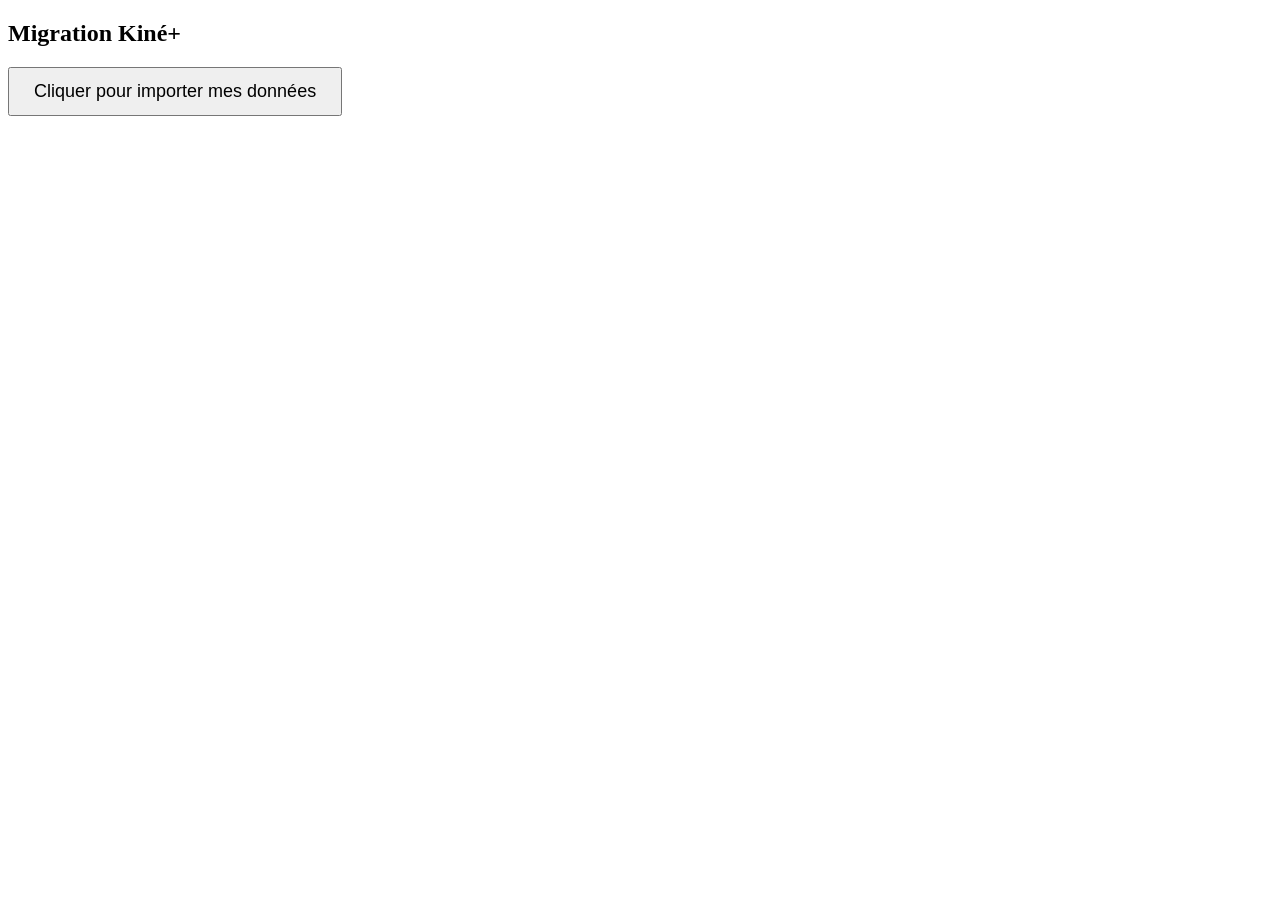
<file: bridge.html>
<!DOCTYPE html>
<html><head><meta charset="UTF-8"><title>Bridge migration</title></head>
<body>
<h2>Migration Kiné+</h2>
<button onclick="startMigration()" style="font-size:18px;padding:12px 24px;cursor:pointer">Cliquer pour importer mes données</button>
<p id="status"></p>
<script>
window.addEventListener('message',function(e){
  try{
    var data=JSON.parse(e.data);
    var count=0;
    Object.entries(data).forEach(function(entry){if(entry[1]){localStorage.setItem(entry[0],entry[1]);count++;}});
    document.getElementById('status').innerHTML='✅ '+count+' clés importées ! <a href="http://localhost:8080/files/">Aller sur Kiné+</a>';
  }catch(err){document.getElementById('status').textContent='Erreur: '+err.message;}
});
function startMigration(){
  document.getElementById('status').textContent='Ouverture de la fenêtre file://...';
  window.open('file:///Users/ayaat/Downloads/!Kine/files/migrate-sender.html','_blank','width=400,height=200');
}
</script>
</body></html>
</file>
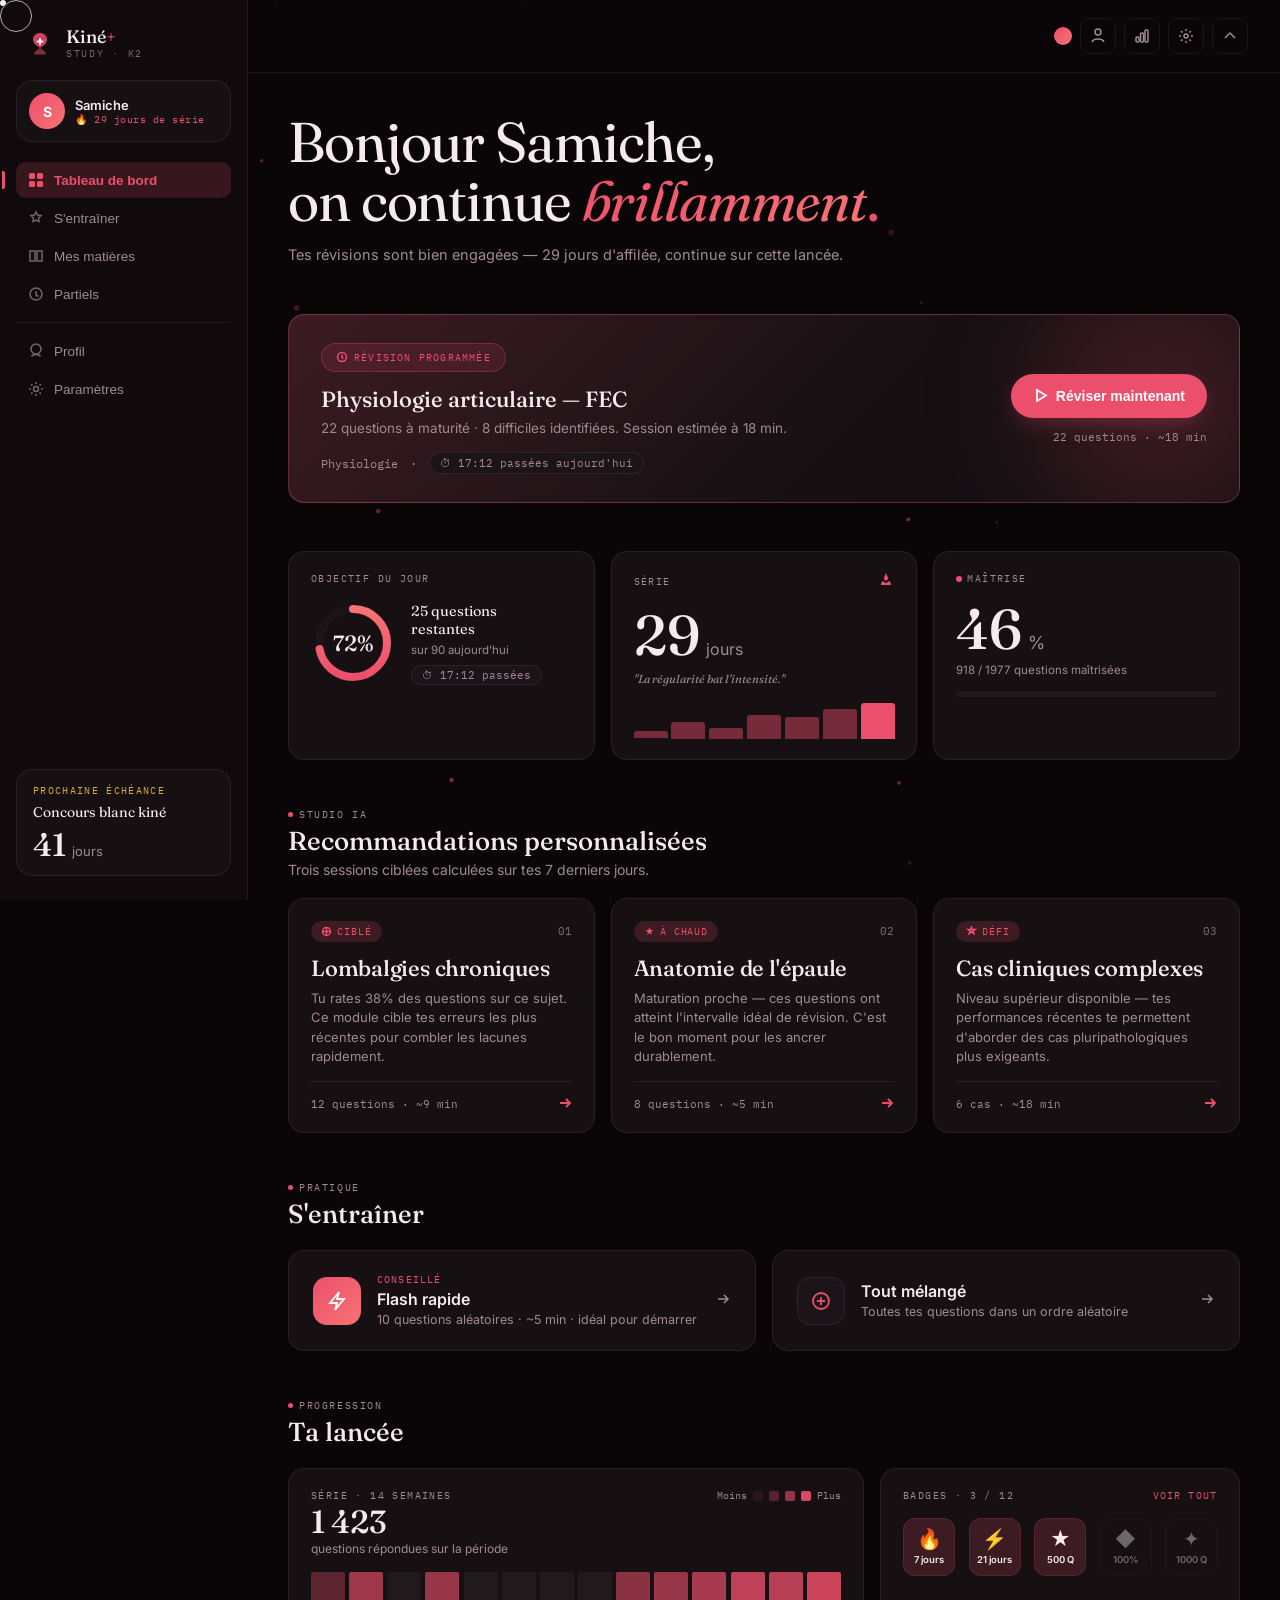
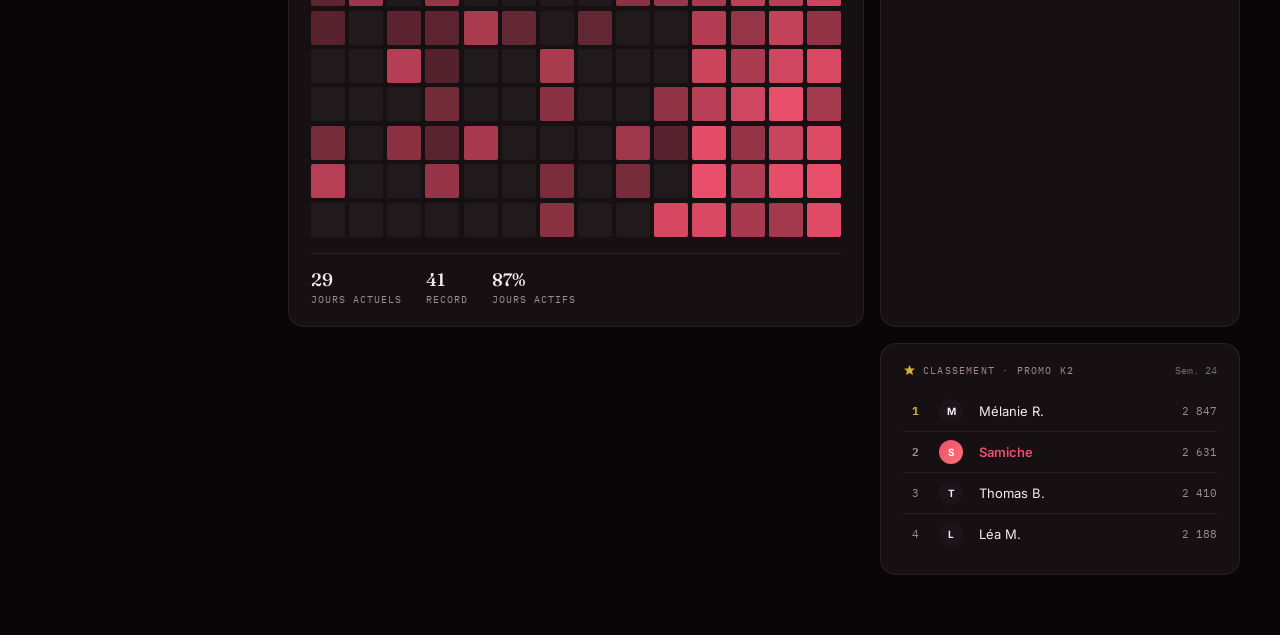
<file: dashboard.html>
<!DOCTYPE html>
<html lang="fr">
<head>
<meta charset="UTF-8">
<meta name="viewport" content="width=device-width, initial-scale=1">
<title>Kiné+ Dashboard</title>
<link rel="stylesheet" href="dashboard.css">

<!-- Apply saved theme before paint (no flash) -->
<script>
(function(){
  const saved = localStorage.getItem('kineplus.theme') || 'rose-noir';
  const THEME_VARS = {
    'rose-noir':   {'--bg':'#0a0608','--bg-elev':'#100a0d','--surface':'#161013','--surface-2':'#1c1418','--border':'rgba(255,255,255,0.07)','--border-strong':'rgba(255,255,255,0.14)','--text':'#f5ebef','--text-muted':'#a08a92','--text-soft':'rgba(255,255,255,0.4)','--accent':'#ec4f6c','--accent-2':'#f97373','--accent-soft':'rgba(236,79,108,0.18)','--accent-glow':'rgba(236,79,108,0.4)','--gold':'#d4af37','--display':"'Fraunces', serif",'--bg-pattern':'none'},
    'emeraude':    {'--bg':'#06100e','--bg-elev':'#0a1816','--surface':'#0e1c19','--surface-2':'#13241f','--border':'rgba(255,255,255,0.07)','--border-strong':'rgba(255,255,255,0.14)','--text':'#eaf4f0','--text-muted':'#8aa39b','--text-soft':'rgba(255,255,255,0.4)','--accent':'#2dd4bf','--accent-2':'#5eead4','--accent-soft':'rgba(45,212,191,0.15)','--accent-glow':'rgba(45,212,191,0.35)','--gold':'#d4af37','--display':"'Fraunces', serif",'--bg-pattern':'none'},
    'brume':       {'--bg':'#f4f6f5','--bg-elev':'#fafbfa','--surface':'#ffffff','--surface-2':'#eef2f1','--border':'rgba(15,30,28,0.08)','--border-strong':'rgba(15,30,28,0.18)','--text':'#0e1f1c','--text-muted':'#5b6e6a','--text-soft':'rgba(14,31,28,0.4)','--accent':'#0f766e','--accent-2':'#14b8a6','--accent-soft':'rgba(15,118,110,0.12)','--accent-glow':'rgba(15,118,110,0.25)','--gold':'#92400e','--display':"'Fraunces', serif",'--bg-pattern':'none'},
    'bordeaux':    {'--bg':'#f9f4ef','--bg-elev':'#fcf8f3','--surface':'#ffffff','--surface-2':'#f3ebe2','--border':'rgba(40,20,15,0.08)','--border-strong':'rgba(40,20,15,0.18)','--text':'#2a1812','--text-muted':'#7a6258','--text-soft':'rgba(42,24,18,0.4)','--accent':'#9f1239','--accent-2':'#be123c','--accent-soft':'rgba(159,18,57,0.10)','--accent-glow':'rgba(159,18,57,0.25)','--gold':'#92400e','--display':"'Fraunces', serif",'--bg-pattern':'none'},
    'aurora':      {'--bg':'#060818','--bg-elev':'#0a0e26','--surface':'rgba(20,24,52,0.5)','--surface-2':'rgba(30,34,68,0.5)','--border':'rgba(255,255,255,0.08)','--border-strong':'rgba(192,132,252,0.3)','--text':'#eef0ff','--text-muted':'#9aa0c8','--text-soft':'rgba(238,240,255,0.4)','--accent':'#c084fc','--accent-2':'#22d3ee','--accent-soft':'rgba(192,132,252,0.18)','--accent-glow':'rgba(192,132,252,0.45)','--gold':'#f0d56a','--display':"'Cormorant Garamond', serif",'--bg-pattern':'none'},
    'verre':       {'--bg':'#0c1422','--bg-elev':'#101c32','--surface':'rgba(255,255,255,0.045)','--surface-2':'rgba(255,255,255,0.07)','--border':'rgba(255,255,255,0.10)','--border-strong':'rgba(255,255,255,0.20)','--text':'#eaf3ff','--text-muted':'#8fa3bd','--text-soft':'rgba(234,243,255,0.4)','--accent':'#7dd3fc','--accent-2':'#a5b4fc','--accent-soft':'rgba(125,211,252,0.15)','--accent-glow':'rgba(125,211,252,0.35)','--gold':'#f0d56a','--display':"'Playfair Display', serif",'--bg-pattern':'radial-gradient(circle at 15% 20%, rgba(125,211,252,0.15), transparent 40%), radial-gradient(circle at 85% 70%, rgba(165,180,252,0.12), transparent 40%)'},
    'pastel':      {'--bg':'#fbf6f9','--bg-elev':'#fdf9fc','--surface':'#ffffff','--surface-2':'#f3edf5','--border':'rgba(60,30,80,0.06)','--border-strong':'rgba(60,30,80,0.14)','--text':'#2d1b3d','--text-muted':'#7a6a8c','--text-soft':'rgba(45,27,61,0.4)','--accent':'#a78bfa','--accent-2':'#f0abfc','--accent-soft':'rgba(167,139,250,0.14)','--accent-glow':'rgba(167,139,250,0.3)','--gold':'#92400e','--display':"'Playfair Display', serif",'--bg-pattern':'none'},
    'royal':       {'--bg':'#0a1326','--bg-elev':'#0e1a35','--surface':'#13203f','--surface-2':'#192b50','--border':'rgba(212,175,55,0.10)','--border-strong':'rgba(212,175,55,0.30)','--text':'#f4eed8','--text-muted':'#a09a78','--text-soft':'rgba(244,238,216,0.4)','--accent':'#d4af37','--accent-2':'#f0d56a','--accent-soft':'rgba(212,175,55,0.14)','--accent-glow':'rgba(212,175,55,0.35)','--gold':'#f0d56a','--display':"'Cormorant Garamond', serif",'--bg-pattern':'none'},
    'foret':       {'--bg':'#0a140e','--bg-elev':'#0e1c14','--surface':'#13241c','--surface-2':'#192e23','--border':'rgba(255,255,255,0.06)','--border-strong':'rgba(132,204,22,0.25)','--text':'#eaf3e8','--text-muted':'#8ba38f','--text-soft':'rgba(234,243,232,0.4)','--accent':'#84cc16','--accent-2':'#bef264','--accent-soft':'rgba(132,204,22,0.14)','--accent-glow':'rgba(132,204,22,0.35)','--gold':'#d4af37','--display':"'Fraunces', serif",'--bg-pattern':'none'},
    'brutaliste':  {'--bg':'#f0eee9','--bg-elev':'#f5f3ee','--surface':'#ffffff','--surface-2':'#f0eee9','--border':'#0a0a0a','--border-strong':'#0a0a0a','--text':'#0a0a0a','--text-muted':'#3a3a3a','--text-soft':'rgba(10,10,10,0.4)','--accent':'#0a0a0a','--accent-2':'#facc15','--accent-soft':'#facc15','--accent-glow':'rgba(250,204,21,0.55)','--gold':'#0a0a0a','--display':"'Space Grotesk', sans-serif",'--bg-pattern':'none'},
    'mocha':       {'--bg':'#f4ebe0','--bg-elev':'#f8f1e6','--surface':'#fdf8f0','--surface-2':'#ede1d0','--border':'rgba(60,30,10,0.10)','--border-strong':'rgba(60,30,10,0.22)','--text':'#3b2415','--text-muted':'#8a6f55','--text-soft':'rgba(59,36,21,0.4)','--accent':'#92400e','--accent-2':'#c2410c','--accent-soft':'rgba(146,64,14,0.10)','--accent-glow':'rgba(146,64,14,0.25)','--gold':'#92400e','--display':"'Fraunces', serif",'--bg-pattern':'none'},
    'neon':        {'--bg':'#0a0118','--bg-elev':'#13042a','--surface':'#190736','--surface-2':'#220a45','--border':'rgba(255,0,170,0.15)','--border-strong':'rgba(255,0,170,0.45)','--text':'#fbeaff','--text-muted':'#a78bba','--text-soft':'rgba(251,234,255,0.4)','--accent':'#ff2db8','--accent-2':'#22d3ee','--accent-soft':'rgba(255,45,184,0.16)','--accent-glow':'rgba(255,45,184,0.55)','--gold':'#22d3ee','--display':"'Space Grotesk', sans-serif",'--bg-pattern':'none'},
  };
  const vars = THEME_VARS[saved] || THEME_VARS['rose-noir'];
  const root = document.documentElement;
  Object.entries(vars).forEach(([k,v]) => root.style.setProperty(k, v));
  if (saved === 'brutaliste') document.documentElement.classList.add('brutaliste-pre');
  if (saved === 'verre') document.documentElement.classList.add('glass-pre');
})();
</script>
</head>
<body>

<!-- Particles canvas -->
<canvas id="particles"></canvas>

<!-- Custom cursor -->
<div id="cursor-dot"></div>
<div id="cursor-ring"></div>

<!-- ── APP SHELL ────────────────────────────────────────── -->
<div id="app">

  <!-- ── SIDEBAR ─────────────────────────────────────────── -->
  <aside class="sidebar">

    <!-- Logo -->
    <a class="sidebar-logo" href="#">
      <div class="sidebar-logo-icon">
        <svg viewBox="0 0 28 28" fill="none" xmlns="http://www.w3.org/2000/svg">
          <path d="M14 3C10.5 3 7 5.5 7 9.5c0 2.5 1.5 4.5 3.5 6L14 18l3.5-2.5C19.5 14 21 12 21 9.5 21 5.5 17.5 3 14 3z" fill="currentColor" opacity="0.85"/>
          <path d="M14 18l-3.5 2.5C8.5 22 8 23 8 24.5h12C20 23 19.5 22 17.5 20.5L14 18z" fill="currentColor" opacity="0.5"/>
          <rect x="13" y="8" width="2" height="7" rx="1" fill="white" opacity="0.9"/>
          <rect x="10.5" y="10.5" width="7" height="2" rx="1" fill="white" opacity="0.9"/>
        </svg>
      </div>
      <div class="sidebar-logo-text">
        <span class="sidebar-logo-name">Kiné<em>+</em></span>
        <span class="sidebar-logo-sub">STUDY · K2</span>
      </div>
    </a>

    <!-- Profile Pill -->
    <div class="profile-pill">
      <div class="profile-avatar">S</div>
      <div class="profile-info">
        <div class="profile-name">Samiche</div>
        <div class="profile-streak">🔥 29 jours de série</div>
      </div>
    </div>

    <!-- Nav -->
    <nav class="sidebar-nav">
      <button class="nav-item active">
        <svg viewBox="0 0 16 16" fill="currentColor"><rect x="1" y="1" width="6" height="6" rx="1.5"/><rect x="9" y="1" width="6" height="6" rx="1.5"/><rect x="1" y="9" width="6" height="6" rx="1.5"/><rect x="9" y="9" width="6" height="6" rx="1.5"/></svg>
        Tableau de bord
      </button>
      <button class="nav-item">
        <svg viewBox="0 0 16 16" fill="none" stroke="currentColor" stroke-width="1.5"><path d="M8 2l1.5 3 3.5.5-2.5 2.5.5 3.5L8 10l-3 1.5.5-3.5L3 5.5l3.5-.5L8 2z"/></svg>
        S'entraîner
      </button>
      <button class="nav-item">
        <svg viewBox="0 0 16 16" fill="none" stroke="currentColor" stroke-width="1.5"><path d="M2 3h5v10H2zM9 3h5v10H9z"/></svg>
        Mes matières
      </button>
      <button class="nav-item">
        <svg viewBox="0 0 16 16" fill="none" stroke="currentColor" stroke-width="1.5"><circle cx="8" cy="8" r="6"/><path d="M8 5v4l2.5 1.5"/></svg>
        Partiels
      </button>
      <div class="nav-divider"></div>
      <button class="nav-item">
        <svg viewBox="0 0 16 16" fill="none" stroke="currentColor" stroke-width="1.5"><path d="M8 1a5 5 0 100 10A5 5 0 008 1z"/><path d="M3.5 13.5s1-2 4.5-2 4.5 2 4.5 2"/></svg>
        Profil
      </button>
      <button class="nav-item">
        <svg viewBox="0 0 16 16" fill="none" stroke="currentColor" stroke-width="1.5"><circle cx="8" cy="8" r="2.5"/><path d="M8 1v2M8 13v2M1 8h2M13 8h2M3.1 3.1l1.4 1.4M11.5 11.5l1.4 1.4M3.1 12.9l1.4-1.4M11.5 4.5l1.4-1.4"/></svg>
        Paramètres
      </button>
    </nav>

    <!-- Deadline Card -->
    <div class="deadline-card">
      <div class="deadline-label">Prochaine échéance</div>
      <div class="deadline-title">Concours blanc kiné</div>
      <div class="deadline-days">41 <span>jours</span></div>
    </div>

  </aside>

  <!-- ── MAIN ───────────────────────────────────────────── -->
  <main class="main">

    <!-- Header -->
    <header class="top-header">
      <button class="theme-pill" id="theme-pill" onclick="openThemeSelector()" title="Changer de thème" aria-label="Changer de thème"></button>
      <button class="icon-btn" title="Profil" aria-label="Profil">
        <svg viewBox="0 0 16 16" fill="none" stroke="currentColor" stroke-width="1.5"><path d="M8 1a3 3 0 100 6A3 3 0 008 1z"/><path d="M2 14s1-3 6-3 6 3 6 3"/></svg>
      </button>
      <button class="icon-btn" title="Statistiques" aria-label="Statistiques">
        <svg viewBox="0 0 16 16" fill="none" stroke="currentColor" stroke-width="1.5"><rect x="2" y="9" width="3" height="5" rx="1"/><rect x="6.5" y="5" width="3" height="9" rx="1"/><rect x="11" y="2" width="3" height="12" rx="1"/></svg>
      </button>
      <button class="icon-btn" title="Paramètres" aria-label="Paramètres">
        <svg viewBox="0 0 16 16" fill="none" stroke="currentColor" stroke-width="1.5"><circle cx="8" cy="8" r="2"/><path d="M8 1v2M8 13v2M1 8h2M13 8h2M3.1 3.1l1.4 1.4M11.5 11.5l1.4 1.4M3.1 12.9l1.4-1.4M11.5 4.5l1.4-1.4"/></svg>
      </button>
      <button class="icon-btn" title="Réduire" aria-label="Réduire">
        <svg viewBox="0 0 16 16" fill="none" stroke="currentColor" stroke-width="1.5"><path d="M3 10l5-5 5 5"/></svg>
      </button>
    </header>

    <!-- Page Content -->
    <div class="page-content">

      <!-- ── GREETING ──────────────────────────────────── -->
      <section class="greeting">
        <h1>Bonjour Samiche,<br>on continue <span class="gradient-text">brillamment</span><span class="dot">.</span></h1>
        <p class="greeting-sub">Tes révisions sont bien engagées — 29 jours d'affilée, continue sur cette lancée.</p>
      </section>

      <!-- ── HERO CARD ─────────────────────────────────── -->
      <section>
        <div class="hero-card card" id="hero-card">
          <div class="hero-glow-blob"></div>
          <div class="hero-left">
            <div class="hero-badge">
              <svg viewBox="0 0 12 12" fill="none" stroke="currentColor" stroke-width="1.5"><circle cx="6" cy="6" r="4.5"/><path d="M6 3.5v3l1.5 1"/></svg>
              Révision programmée
            </div>
            <div class="hero-title">Physiologie articulaire — FEC</div>
            <div class="hero-desc">22 questions à maturité · 8 difficiles identifiées. Session estimée à 18 min.</div>
            <div class="hero-meta">
              <span>Physiologie</span>
              <span>·</span>
              <div class="hero-meta-chip">⏱ 17:12 passées aujourd'hui</div>
            </div>
          </div>
          <div class="hero-right">
            <button class="btn-primary">
              <svg viewBox="0 0 15 15" fill="none" stroke="currentColor" stroke-width="1.8"><polygon points="4,2 13,7.5 4,13"/></svg>
              Réviser maintenant
            </button>
            <div style="font-family:'IBM Plex Mono',monospace;font-size:10.5px;color:var(--text-muted);">22 questions · ~18 min</div>
          </div>
        </div>
      </section>

      <!-- ── STATS ROW ──────────────────────────────────── -->
      <section>
        <div class="stat-row">

          <!-- Card 1 — Objectif du jour -->
          <div class="stat-card card glow">
            <div class="stat-label">Objectif du jour</div>
            <div class="stat-ring-row">
              <div class="ring-wrap">
                <svg id="ring-svg" viewBox="0 0 84 84">
                  <defs>
                    <linearGradient id="ring-gradient" x1="0%" y1="0%" x2="100%" y2="0%">
                      <stop offset="0%" stop-color="var(--accent)"/>
                      <stop offset="100%" stop-color="var(--accent-2)"/>
                    </linearGradient>
                  </defs>
                  <circle class="ring-bg" cx="42" cy="42" r="34"/>
                  <circle class="ring-fill" cx="42" cy="42" r="34"/>
                </svg>
                <div class="ring-pct">72%</div>
              </div>
              <div>
                <div class="ring-info">25 questions<br>restantes</div>
                <div class="ring-meta">sur 90 aujourd'hui</div>
                <div class="ring-chip">⏱ 17:12 passées</div>
              </div>
            </div>
          </div>

          <!-- Card 2 — Série -->
          <div class="stat-card card glow">
            <div class="stat-label">
              Série
              <span class="stat-icon-accent">
                <svg viewBox="0 0 16 16" fill="currentColor"><path d="M8 1c-.5 2-2 3.5-2 5.5a2 2 0 004 0C10 4.5 8.5 3 8 1zM5 9c-1.5 1-2 2.5-2 4h10c0-1.5-.5-3-2-4-1 1.5-3 2-3 2S6 10.5 5 9z"/></svg>
              </span>
            </div>
            <div class="stat-big">29 <span class="stat-big-unit">jours</span></div>
            <div class="stat-quote">"La régularité bat l'intensité."</div>
            <div class="bars-7day" id="bars-7day"></div>
          </div>

          <!-- Card 3 — Maîtrise -->
          <div class="stat-card card glow">
            <div class="stat-label">
              <span style="display:flex;align-items:center;gap:5px">
                <span style="width:6px;height:6px;border-radius:50%;background:var(--accent);display:inline-block"></span>
                Maîtrise
              </span>
            </div>
            <div class="mastery-pct">46 <span class="mastery-pct-unit">%</span></div>
            <div class="mastery-sub">918 / 1977 questions maîtrisées</div>
            <div class="mastery-bar-wrap">
              <div class="mastery-bar-track">
                <div class="mastery-bar-fill" style="width:0%" id="mastery-fill"></div>
              </div>
            </div>
          </div>

        </div>
      </section>

      <!-- ── AI RECOMMENDATIONS ─────────────────────────── -->
      <section>
        <div class="section-header">
          <div class="section-kicker"><span class="kicker-dot"></span> Studio IA</div>
          <h2 class="section-title">Recommandations personnalisées</h2>
          <p class="section-sub">Trois sessions ciblées calculées sur tes 7 derniers jours.</p>
        </div>
        <div class="reco-grid">

          <div class="reco-card card">
            <div class="reco-top">
              <div class="reco-pill">
                <svg viewBox="0 0 11 11" fill="none" stroke="currentColor" stroke-width="1.5"><circle cx="5.5" cy="5.5" r="4"/><line x1="5.5" y1="2" x2="5.5" y2="9"/><line x1="2" y1="5.5" x2="9" y2="5.5"/></svg>
                Ciblé
              </div>
              <span class="reco-num">01</span>
            </div>
            <div class="reco-title">Lombalgies chroniques</div>
            <div class="reco-desc">Tu rates 38% des questions sur ce sujet. Ce module cible tes erreurs les plus récentes pour combler les lacunes rapidement.</div>
            <div class="reco-footer">
              <span class="reco-meta">12 questions · ~9 min</span>
              <span class="reco-arrow"><svg viewBox="0 0 14 14" fill="none" stroke="currentColor" stroke-width="1.8"><path d="M2 7h10M8 3l4 4-4 4"/></svg></span>
            </div>
          </div>

          <div class="reco-card card">
            <div class="reco-top">
              <div class="reco-pill">
                <svg viewBox="0 0 11 11" fill="currentColor"><path d="M5.5 1l1 3h3l-2.5 2 1 3-2.5-2-2.5 2 1-3L1.5 4h3z"/></svg>
                À chaud
              </div>
              <span class="reco-num">02</span>
            </div>
            <div class="reco-title">Anatomie de l'épaule</div>
            <div class="reco-desc">Maturation proche — ces questions ont atteint l'intervalle idéal de révision. C'est le bon moment pour les ancrer durablement.</div>
            <div class="reco-footer">
              <span class="reco-meta">8 questions · ~5 min</span>
              <span class="reco-arrow"><svg viewBox="0 0 14 14" fill="none" stroke="currentColor" stroke-width="1.8"><path d="M2 7h10M8 3l4 4-4 4"/></svg></span>
            </div>
          </div>

          <div class="reco-card card">
            <div class="reco-top">
              <div class="reco-pill">
                <svg viewBox="0 0 11 11" fill="none" stroke="currentColor" stroke-width="1.5"><path d="M5.5 1l.8 2.5H9l-2 1.5.8 2.5-2.3-1.7-2.3 1.7.8-2.5-2-1.5h2.7L5.5 1z"/></svg>
                Défi
              </div>
              <span class="reco-num">03</span>
            </div>
            <div class="reco-title">Cas cliniques complexes</div>
            <div class="reco-desc">Niveau supérieur disponible — tes performances récentes te permettent d'aborder des cas pluripathologiques plus exigeants.</div>
            <div class="reco-footer">
              <span class="reco-meta">6 cas · ~18 min</span>
              <span class="reco-arrow"><svg viewBox="0 0 14 14" fill="none" stroke="currentColor" stroke-width="1.8"><path d="M2 7h10M8 3l4 4-4 4"/></svg></span>
            </div>
          </div>

        </div>
      </section>

      <!-- ── S'ENTRAÎNER ────────────────────────────────── -->
      <section>
        <div class="section-header">
          <div class="section-kicker"><span class="kicker-dot"></span> Pratique</div>
          <h2 class="section-title">S'entraîner</h2>
        </div>
        <div class="train-grid">

          <div class="train-card card">
            <div class="train-icon accent">
              <svg viewBox="0 0 22 22" fill="none" stroke="currentColor" stroke-width="1.8"><path d="M13 2L4 13h7l-2 7 9-11h-7l2-7z"/></svg>
            </div>
            <div class="train-body">
              <div class="train-tag">Conseillé</div>
              <div class="train-title">Flash rapide</div>
              <div class="train-desc">10 questions aléatoires · ~5 min · idéal pour démarrer</div>
            </div>
            <div class="train-arrow"><svg viewBox="0 0 16 16" fill="none" stroke="currentColor" stroke-width="1.5"><path d="M3 8h10M9 4l4 4-4 4"/></svg></div>
          </div>

          <div class="train-card card">
            <div class="train-icon neutral">
              <svg viewBox="0 0 22 22" fill="none" stroke="currentColor" stroke-width="1.8"><circle cx="11" cy="11" r="8"/><path d="M7 11h8M11 7v8"/></svg>
            </div>
            <div class="train-body">
              <div class="train-title">Tout mélangé</div>
              <div class="train-desc">Toutes tes questions dans un ordre aléatoire</div>
            </div>
            <div class="train-arrow"><svg viewBox="0 0 16 16" fill="none" stroke="currentColor" stroke-width="1.5"><path d="M3 8h10M9 4l4 4-4 4"/></svg></div>
          </div>

        </div>
      </section>

      <!-- ── PROGRESSION ────────────────────────────────── -->
      <section>
        <div class="section-header">
          <div class="section-kicker"><span class="kicker-dot"></span> Progression</div>
          <h2 class="section-title">Ta lancée</h2>
        </div>
        <div class="bottom-row">

          <!-- Streak Heatmap -->
          <div class="streak-chart-card">
            <div class="streak-header">
              <div class="streak-header-left">
                <div class="streak-stat-label">Série · 14 semaines</div>
                <div class="streak-big">1&thinsp;423</div>
                <div class="streak-big-sub">questions répondues sur la période</div>
              </div>
              <div class="heatmap-legend">
                <span>Moins</span>
                <div class="heatmap-swatch" style="--intensity:10%"></div>
                <div class="heatmap-swatch" style="--intensity:30%"></div>
                <div class="heatmap-swatch" style="--intensity:60%"></div>
                <div class="heatmap-swatch" style="--intensity:90%"></div>
                <span>Plus</span>
              </div>
            </div>
            <div class="heatmap-grid" id="heatmap-grid"></div>
            <div class="streak-footer">
              <div class="streak-footer-stat">
                <div class="streak-footer-val">29</div>
                <div class="streak-footer-key">Jours actuels</div>
              </div>
              <div class="streak-footer-stat">
                <div class="streak-footer-val">41</div>
                <div class="streak-footer-key">Record</div>
              </div>
              <div class="streak-footer-stat">
                <div class="streak-footer-val">87%</div>
                <div class="streak-footer-key">Jours actifs</div>
              </div>
            </div>
          </div>

          <!-- Badges -->
          <div class="achievements-card">
            <div class="achievements-header">
              <span class="card-label">Badges · 3 / 12</span>
              <span class="card-link">Voir tout</span>
            </div>
            <div class="badges-row">
              <div class="badge-item unlocked" title="7 jours de série">
                <span class="badge-icon">🔥</span>
                <span class="badge-name">7 jours</span>
              </div>
              <div class="badge-item unlocked" title="21 jours de série">
                <span class="badge-icon">⚡</span>
                <span class="badge-name">21 jours</span>
              </div>
              <div class="badge-item unlocked" title="500 questions">
                <span class="badge-icon">★</span>
                <span class="badge-name">500 Q</span>
              </div>
              <div class="badge-item locked" title="Session parfaite">
                <span class="badge-icon">◆</span>
                <span class="badge-name">100%</span>
              </div>
              <div class="badge-item locked" title="1000 questions">
                <span class="badge-icon">✦</span>
                <span class="badge-name">1000 Q</span>
              </div>
            </div>
          </div>

          <!-- Leaderboard -->
          <div class="leaderboard-card">
            <div class="leaderboard-header">
              <div class="leaderboard-title">
                <svg viewBox="0 0 13 13" fill="currentColor"><path d="M6.5 1L8 4.5h4l-3 2.5 1 4-3.5-2-3.5 2 1-4L1 4.5h4L6.5 1z"/></svg>
                Classement · Promo K2
              </div>
              <span class="leaderboard-week">Sem. 24</span>
            </div>
            <div class="leaderboard-list">
              <div class="leaderboard-row">
                <span class="lb-rank gold">1</span>
                <div class="lb-avatar">M</div>
                <span class="lb-name">Mélanie R.</span>
                <span class="lb-score">2 847</span>
              </div>
              <div class="leaderboard-row">
                <span class="lb-rank gold" style="color:var(--text-muted)">2</span>
                <div class="lb-avatar me">S</div>
                <span class="lb-name me">Samiche</span>
                <span class="lb-score">2 631</span>
              </div>
              <div class="leaderboard-row">
                <span class="lb-rank">3</span>
                <div class="lb-avatar">T</div>
                <span class="lb-name">Thomas B.</span>
                <span class="lb-score">2 410</span>
              </div>
              <div class="leaderboard-row">
                <span class="lb-rank">4</span>
                <div class="lb-avatar">L</div>
                <span class="lb-name">Léa M.</span>
                <span class="lb-score">2 188</span>
              </div>
            </div>
          </div>

        </div>
      </section>

    </div><!-- /page-content -->
  </main>

</div><!-- /app -->

<!-- ── THEME SELECTOR MODAL ─────────────────────────────── -->
<div class="modal-overlay" id="theme-modal" role="dialog" aria-modal="true" aria-label="Sélecteur de thèmes">
  <div class="modal-container">
    <div class="modal-header">
      <div class="modal-kicker"><span class="kicker-dot"></span> Système de thèmes</div>
      <h2 class="modal-title">Choisis ton ambiance</h2>
      <p class="modal-sub">12 univers pensés pour la révision. Hover pour prévisualiser, clic pour appliquer.</p>
      <button class="modal-close" onclick="closeThemeSelector()" aria-label="Fermer">
        <svg viewBox="0 0 16 16" fill="none" stroke="currentColor" stroke-width="1.8"><path d="M3 3l10 10M13 3L3 13"/></svg>
      </button>
    </div>
    <div class="theme-grid" id="theme-grid"></div>
  </div>
</div>

<!-- ── SCRIPTS ──────────────────────────────────────────── -->
<script src="js/themes.js"></script>
<script src="js/effects.js"></script>
<script>

/* ── THEME SELECTOR ─────────────────────────────────────── */

function buildThemeGrid() {
  const grid = document.getElementById('theme-grid');
  if (!grid) return;
  const active = getSavedTheme();

  grid.innerHTML = THEMES.map(theme => {
    const v = theme.vars;
    const isActive = theme.id === active;
    const fontStyle = `font-family:${v['--display']};`;

    return `
      <button class="theme-tile ${isActive ? 'active' : ''}" data-theme="${theme.id}"
        onclick="onTileClick(event, '${theme.id}')"
        style="${isActive ? `border-color:${v['--accent']};box-shadow:0 0 0 4px ${v['--accent-soft']},0 20px 40px -10px rgba(0,0,0,0.4);` : ''}">

        <!-- Preview -->
        <div class="tile-preview" style="background:${v['--bg']};${v['--bg-pattern'] && v['--bg-pattern'] !== 'none' ? 'background-image:' + v['--bg-pattern'] + ';background-color:' + v['--bg'] + ';' : ''}">

          <!-- Active check -->
          <div class="tile-active-check" style="background:${v['--accent']}">
            <svg viewBox="0 0 12 12" fill="none" stroke="white" stroke-width="2"><path d="M2 6l3 3 5-5"/></svg>
          </div>

          <!-- Mini Hero -->
          <div class="tile-mini-hero"
            style="background:linear-gradient(135deg,color-mix(in srgb,${v['--accent']} 18%,${v['--surface']}) 0%,${v['--surface']} 60%);border:1px solid ${v['--border']};border-radius:8px;padding:8px 10px;">
            <div class="tile-mini-hero-badge"
              style="background:color-mix(in srgb,${v['--accent']} 12%,transparent);border:1px solid color-mix(in srgb,${v['--accent']} 30%,transparent);color:${v['--accent']};font-size:7px;font-weight:700;letter-spacing:.08em;padding:2px 7px;border-radius:999px;display:inline-block;margin-bottom:4px">
              RÉVISION
            </div>
            <div style="color:${v['--text']};font-size:11px;font-weight:600;${fontStyle}line-height:1.2">FEC · Physiologie</div>
            <div style="display:inline-block;margin-top:4px;background:${v['--accent']};color:#fff;font-size:8px;font-weight:600;padding:2px 8px;border-radius:999px">Réviser →</div>
          </div>

          <!-- Mini Stats -->
          <div class="tile-mini-stats">
            ${['OBJ. 72%','SÉR. 29','MAÎT. 46%'].map(s => `
              <div class="tile-mini-stat" style="background:${v['--surface']};border:1px solid ${v['--border']};border-radius:6px;padding:5px 6px;flex:1">
                <div style="color:${v['--text']};font-size:10px;font-weight:700;${fontStyle}">${s.split(' ')[1]}</div>
                <div style="color:${v['--text-muted']};font-size:6px;text-transform:uppercase;letter-spacing:.06em;opacity:.8">${s.split(' ')[0]}</div>
              </div>
            `).join('')}
          </div>
        </div>

        <!-- Footer -->
        <div class="tile-footer" style="background:${v['--surface']};border-top:1px solid ${v['--border']}">
          <span class="tile-name" style="color:${v['--text']};${theme.brutaliste ? 'text-transform:uppercase;font-size:10px;' : ''}">${theme.name}</span>
          <span class="tile-blurb" style="color:${v['--text-muted']}">${theme.blurb}</span>
          <div class="tile-swatches">
            <div class="tile-swatch" style="background:${v['--accent']}"></div>
            <div class="tile-swatch" style="background:${v['--accent-2']}"></div>
            <div class="tile-swatch" style="background:${v['--bg']}"></div>
          </div>
        </div>
      </button>
    `;
  }).join('');
}

function onTileClick(event, themeId) {
  const rect = event.currentTarget.getBoundingClientRect();
  const x = rect.left + rect.width / 2;
  const y = rect.top + rect.height / 2;
  applyTheme(themeId, x, y);
  // update tile borders
  document.querySelectorAll('.theme-tile').forEach(tile => {
    const t = THEMES.find(t => t.id === tile.dataset.theme);
    if (!t) return;
    if (tile.dataset.theme === themeId) {
      tile.style.borderColor = t.vars['--accent'];
      tile.style.boxShadow = `0 0 0 4px ${t.vars['--accent-soft']},0 20px 40px -10px rgba(0,0,0,0.4)`;
      tile.style.borderWidth = '2px';
    } else {
      tile.style.borderColor = '';
      tile.style.boxShadow = '';
      tile.style.borderWidth = '';
    }
  });
}

function openThemeSelector() {
  buildThemeGrid();
  const modal = document.getElementById('theme-modal');
  modal.classList.add('open');
}

function closeThemeSelector() {
  document.getElementById('theme-modal').classList.remove('open');
}

// Close on overlay click
document.getElementById('theme-modal').addEventListener('click', e => {
  if (e.target === e.currentTarget) closeThemeSelector();
});

// Close on Escape
document.addEventListener('keydown', e => {
  if (e.key === 'Escape') closeThemeSelector();
});

/* ── INIT ────────────────────────────────────────────────── */
document.addEventListener('DOMContentLoaded', () => {
  // Apply full theme (particles etc)
  const saved = getSavedTheme();
  const theme = THEMES.find(t => t.id === saved);

  // Theme pill gradient
  const pill = document.getElementById('theme-pill');
  if (pill && theme) {
    pill.style.background = `linear-gradient(135deg, ${theme.vars['--accent']}, ${theme.vars['--accent-2']})`;
  }

  // Mastery bar animation
  setTimeout(() => {
    const fill = document.getElementById('mastery-fill');
    if (fill) fill.style.width = '46%';
  }, 300);

  // Nav active state
  document.querySelectorAll('.nav-item').forEach(item => {
    item.addEventListener('click', function() {
      document.querySelectorAll('.nav-item').forEach(i => i.classList.remove('active'));
      this.classList.add('active');
    });
  });
});

</script>
</body>
</html>
</file>
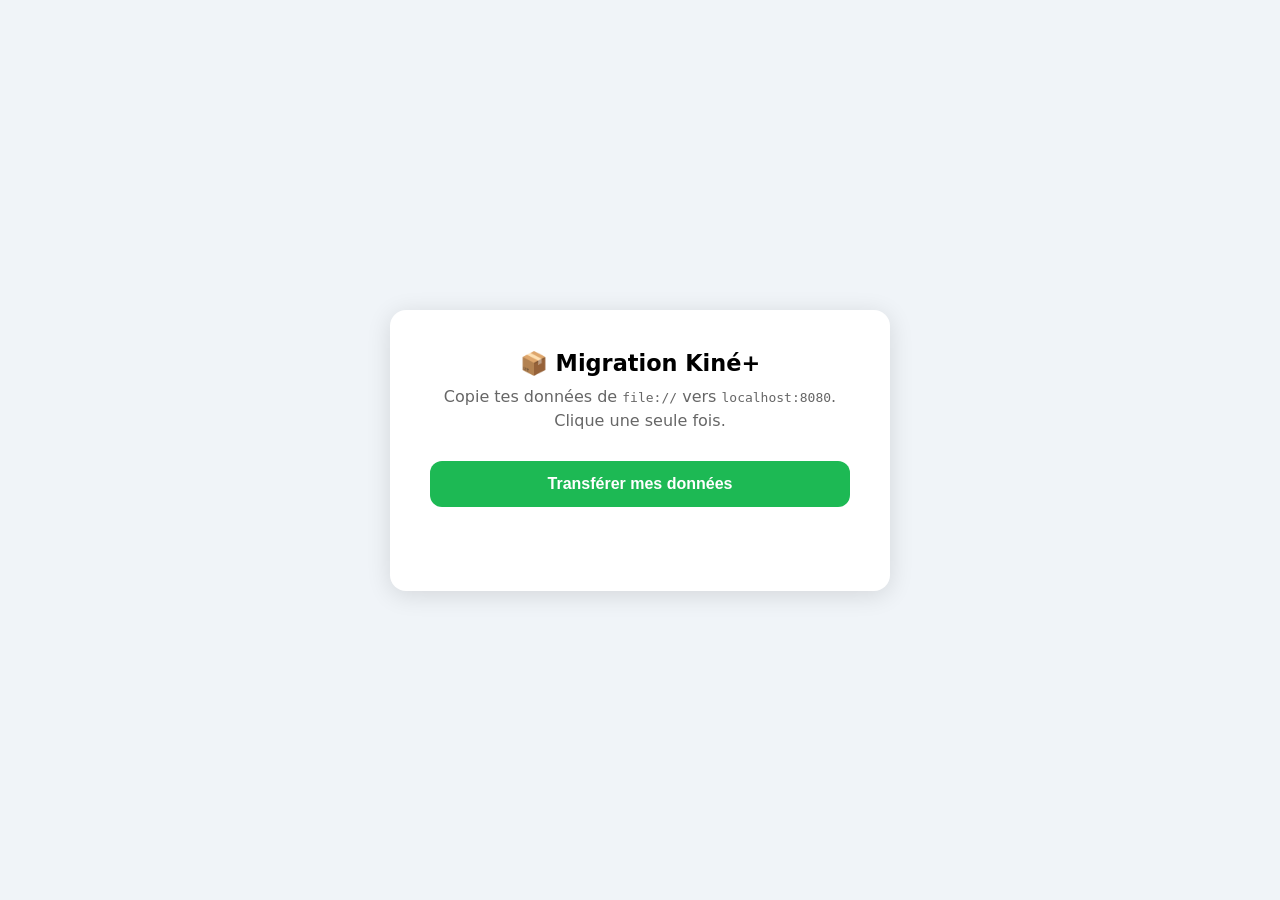
<file: migrate-send.html>
<!DOCTYPE html>
<html lang="fr">
<head>
<meta charset="UTF-8">
<meta name="viewport" content="width=device-width,initial-scale=1">
<title>Migration Kiné+</title>
<style>
  body { font-family: system-ui, sans-serif; display:flex; align-items:center; justify-content:center; min-height:100vh; margin:0; background:#f0f4f8; }
  .card { background:white; border-radius:16px; padding:40px; max-width:420px; text-align:center; box-shadow:0 4px 24px rgba(0,0,0,.12); }
  h1 { margin:0 0 8px; font-size:1.4rem; }
  p { color:#666; margin:0 0 28px; line-height:1.5; }
  button { background:#1DB954; color:white; border:none; border-radius:12px; padding:14px 32px; font-size:1rem; font-weight:600; cursor:pointer; width:100%; }
  button:hover { background:#17a349; }
  #status { margin-top:20px; font-weight:600; min-height:24px; }
  .ok { color:#1DB954; }
  .err { color:#e53e3e; }
</style>
</head>
<body>
<div class="card">
  <h1>📦 Migration Kiné+</h1>
  <p>Copie tes données de <code>file://</code> vers <code>localhost:8080</code>. Clique une seule fois.</p>
  <button onclick="migrate()">Transférer mes données</button>
  <div id="status"></div>
</div>
<script>
async function migrate() {
  const status = document.getElementById('status');
  status.textContent = 'Lecture des données…';
  status.className = '';

  const keys = Object.keys(localStorage).filter(k => k.startsWith('kcu'));
  const data = {};
  let found = 0;
  keys.forEach(k => {
    const v = localStorage.getItem(k);
    if (v) { data[k] = v; found++; }
  });

  if (found === 0) {
    status.textContent = '❌ Aucune donnée trouvée dans ce localStorage.';
    status.className = 'err';
    return;
  }

  status.textContent = `Envoi de ${found} clés vers localhost:8080…`;

  try {
    const res = await fetch('http://localhost:8080/seed', {
      method: 'POST',
      headers: { 'Content-Type': 'application/json' },
      body: JSON.stringify(data)
    });
    if (res.ok) {
      status.innerHTML = '✅ Données transférées ! <br><a href="http://localhost:8080/files/" target="_blank">Ouvrir Kiné+ →</a>';
      status.className = 'ok';
    } else {
      throw new Error('Serveur: ' + res.status);
    }
  } catch(e) {
    status.textContent = '❌ Erreur : ' + e.message + ' — Le serveur est bien lancé ?';
    status.className = 'err';
  }
}
</script>
</body>
</html>
</file>
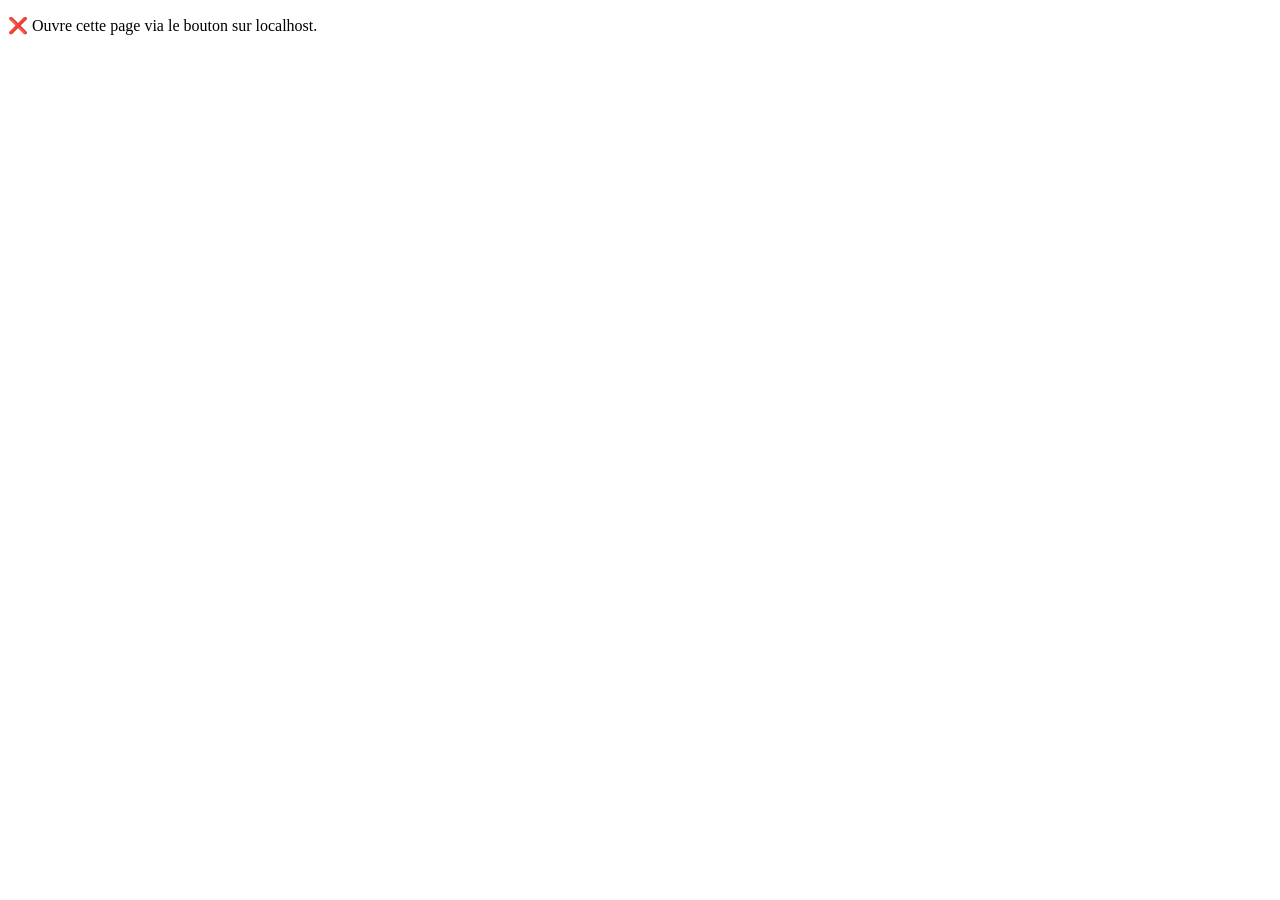
<file: migrate-sender.html>
<!DOCTYPE html>
<html><head><meta charset="UTF-8"><title>Envoi données</title></head>
<body>
<p id="s">Envoi en cours...</p>
<script>
var keys=['kcu_f','kcu_sf','kcu_c','kcu_q','kcu_s','kcu_diff','kcu_goal','kcu_boycott'];
var data={};
keys.forEach(function(k){var v=localStorage.getItem(k);if(v)data[k]=v;});
if(window.opener){
  window.opener.postMessage(JSON.stringify(data),'*');
  document.getElementById('s').textContent='✅ Données envoyées ! Tu peux fermer cette fenêtre.';
} else {
  document.getElementById('s').textContent='❌ Ouvre cette page via le bouton sur localhost.';
}
</script>
</body></html>
</file>
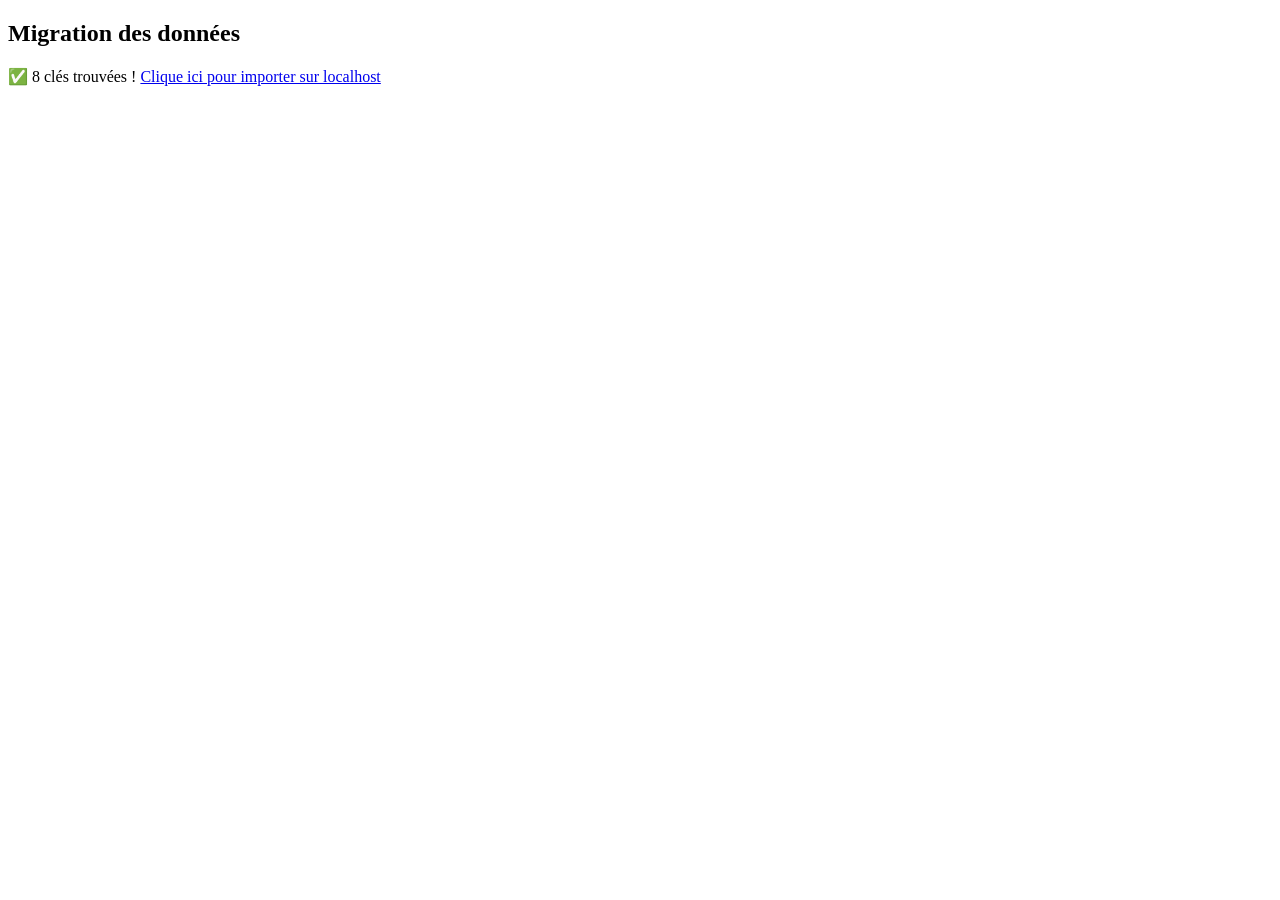
<file: migrate.html>
<!DOCTYPE html>
<html>
<head><meta charset="UTF-8"><title>Migration</title></head>
<body>
<h2>Migration des données</h2>
<p id="status">Chargement...</p>
<script>
const keys = ['kcu_f','kcu_sf','kcu_c','kcu_q','kcu_s','kcu_diff','kcu_goal','kcu_boycott'];
const data = {};
let found = 0;
keys.forEach(k => {
  const v = localStorage.getItem(k);
  if (v) { data[k] = v; found++; }
});
if (found > 0) {
  document.getElementById('status').innerHTML = `✅ ${found} clés trouvées ! <a href="http://localhost:8080/files/migrate.html">Clique ici pour importer sur localhost</a>`;
  localStorage.setItem('MIGRATION_DATA', JSON.stringify(data));
} else {
  const mig = localStorage.getItem('MIGRATION_DATA');
  if (mig) {
    const d = JSON.parse(mig);
    Object.entries(d).forEach(([k,v]) => localStorage.setItem(k,v));
    localStorage.removeItem('MIGRATION_DATA');
    document.getElementById('status').innerHTML = '✅ Données importées ! <a href="http://localhost:8080/files/">Aller sur Kiné+</a>';
  } else {
    document.getElementById('status').textContent = 'Aucune donnée trouvée.';
  }
}
</script>
</body>
</html>
</file>
<file: dashboard.css>
/* dashboard.css — Kiné+ Dashboard Refonte */

/* ─── FONTS ─────────────────────────────────────────────── */
@import url('https://fonts.googleapis.com/css2?family=Inter:wght@400;500;600;700&family=IBM+Plex+Mono:wght@400;500;600&family=Fraunces:ital,wght@0,400;0,500;0,600;1,400;1,600&family=Cormorant+Garamond:ital,wght@0,400;0,500;0,600;1,400&family=Playfair+Display:ital,wght@0,400;0,500;0,600;1,400&family=Space+Grotesk:wght@400;500;600;700&display=swap');

/* ─── TOKENS (défauts — Rosé Noir) ─────────────────────── */
:root {
  --bg: #0a0608;
  --bg-elev: #100a0d;
  --surface: #161013;
  --surface-2: #1c1418;
  --border: rgba(255,255,255,0.07);
  --border-strong: rgba(255,255,255,0.14);
  --text: #f5ebef;
  --text-muted: #a08a92;
  --text-soft: rgba(255,255,255,0.4);
  --accent: #ec4f6c;
  --accent-2: #f97373;
  --accent-soft: rgba(236,79,108,0.18);
  --accent-glow: rgba(236,79,108,0.4);
  --gold: #d4af37;
  --display: 'Fraunces', serif;
  --bg-pattern: none;

  --radius-sm: 10px;
  --radius: 16px;
  --radius-lg: 22px;
  --radius-pill: 999px;
  --sidebar-w: 248px;
  --transition: background-color 0.6s ease, color 0.6s ease, border-color 0.6s ease, box-shadow 0.6s ease;

  /* ─── BRIDGE : ancien système → nouveau (les vieux écrans suivent le thème) ─── */
  --primary: var(--accent);
  --primary-c: var(--accent-2);
  --primary-fixed: var(--accent-soft);
  --tertiary: var(--accent-2);
  --tertiary-fixed: var(--accent-soft);
  --tertiary-dim: var(--accent-2);
  --secondary: var(--text-muted);
  --secondary-c: var(--accent-soft);
  --surf-low: var(--surface);
  --surf-mid: var(--surface-2);
  --surf-high: var(--surface-2);
  --surf-highest: var(--bg-elev);
  --on-surface: var(--text);
  --on-sv: var(--text-muted);
  --border-subtle: var(--border);
  --outline-v: var(--border-strong);
  --glow-primary: var(--accent-glow);
  --sh: 0 2px 8px rgba(0,0,0,0.15);
  --sh-lg: 0 8px 32px rgba(0,0,0,0.25);
  --glass-bg: color-mix(in srgb, var(--bg-elev) 85%, transparent);
  --glass-bnav: color-mix(in srgb, var(--bg-elev) 92%, transparent);
}

/* ─── RESET ─────────────────────────────────────────────── */
*, *::before, *::after { box-sizing: border-box; margin: 0; padding: 0; }
html { scroll-behavior: smooth; }

/* ─── NEUTRALISER L'ANCIEN SYSTÈME DE THÈME ─────────────── */
/* body.dark, body.crimson, etc. ne doivent plus surcharger les tokens */
body.dark,
body.crimson,
body.midnight,
body.ivory {
  --primary: var(--accent) !important;
  --primary-c: var(--accent-2) !important;
  --tertiary: var(--accent-2) !important;
  --bg: var(--bg) !important;
  --surface: var(--surface) !important;
  --on-surface: var(--text) !important;
  --on-sv: var(--text-muted) !important;
  --border-subtle: var(--border) !important;
  --surf-low: var(--surface) !important;
  --surf-mid: var(--surface-2) !important;
  --glass-bg: rgba(20,20,20,0.85) !important;
  --glass-bnav: rgba(15,15,15,0.95) !important;
}

body {
  font-family: 'Inter', sans-serif;
  background: var(--bg);
  color: var(--text);
  min-height: 100vh;
  overflow-x: hidden;
  transition: var(--transition);
}
body::before {
  content: '';
  position: fixed;
  inset: 0;
  background: var(--bg-pattern);
  pointer-events: none;
  z-index: 0;
}

/* ─── BRUTALISTE OVERRIDES ──────────────────────────────── */
body.brutaliste { --radius: 4px; --radius-sm: 4px; --radius-lg: 4px; --radius-pill: 4px; }
body.brutaliste .card,
body.brutaliste .sidebar,
body.brutaliste .hero-card,
body.brutaliste .stat-card,
body.brutaliste .reco-card,
body.brutaliste .train-card { border-width: 1.5px !important; }
body.brutaliste h1,
body.brutaliste .section-title { text-transform: uppercase; letter-spacing: 0.04em; }

/* ─── GLASS ─────────────────────────────────────────────── */
body.glass-theme .card,
body.glass-theme .stat-card,
body.glass-theme .reco-card,
body.glass-theme .train-card,
body.glass-theme .hero-card { backdrop-filter: blur(20px); -webkit-backdrop-filter: blur(20px); }

/* ─── PARTICLES CANVAS ──────────────────────────────────── */
#particles {
  position: fixed; inset: 0;
  width: 100%; height: 100%;
  pointer-events: none; z-index: 1;
}

/* ─── CUSTOM CURSOR ─────────────────────────────────────── */
#cursor-dot {
  position: fixed; top: 0; left: 0;
  width: 6px; height: 6px;
  background: #fff;
  border-radius: 50%;
  pointer-events: none;
  z-index: 9999;
  mix-blend-mode: difference;
  transition: transform 0.05s linear;
}
#cursor-ring {
  position: fixed; top: 0; left: 0;
  width: 32px; height: 32px;
  border: 1px solid rgba(255,255,255,0.7);
  border-radius: 50%;
  pointer-events: none;
  z-index: 9998;
  mix-blend-mode: difference;
  transition: width 0.2s ease, height 0.2s ease;
}
#cursor-ring.large { width: 56px; height: 56px; }
@media (hover: none), (max-width: 899px) { #cursor-dot, #cursor-ring { display: none; } }

/* ─── APP SHELL ─────────────────────────────────────────── */
#app {
  display: flex;
  min-height: 100vh;
  position: relative;
  z-index: 2;
}

/* ─── SIDEBAR ───────────────────────────────────────────── */
.sidebar {
  width: var(--sidebar-w);
  min-height: 100vh;
  background: var(--bg-elev);
  border-right: 1px solid var(--border);
  display: flex;
  flex-direction: column;
  padding: 24px 16px;
  position: sticky;
  top: 0;
  align-self: flex-start;
  height: 100vh;
  overflow-y: auto;
  transition: var(--transition);
  flex-shrink: 0;
}

/* Logo */
.sidebar-logo {
  display: flex; align-items: center; gap: 10px;
  padding: 4px 8px 20px;
  text-decoration: none;
}
.sidebar-logo-icon {
  width: 32px; height: 32px;
  display: flex; align-items: center; justify-content: center;
  color: var(--accent);
}
.sidebar-logo-icon svg { width: 28px; height: 28px; }
.sidebar-logo-text { display: flex; flex-direction: column; gap: 1px; }
.sidebar-logo-name {
  font-family: var(--display);
  font-size: 18px; font-weight: 500;
  color: var(--text); line-height: 1;
  transition: color 0.6s ease;
}
.sidebar-logo-name em { font-style: normal; color: var(--accent); }
.sidebar-logo-sub {
  font-family: 'IBM Plex Mono', monospace;
  font-size: 9.5px; color: var(--text-soft);
  letter-spacing: 0.18em; text-transform: uppercase;
}

/* Profile Pill */
.profile-pill {
  display: flex; align-items: center; gap: 10px;
  background: var(--surface);
  border: 1px solid var(--border);
  border-radius: var(--radius);
  padding: 12px 12px;
  margin-bottom: 20px;
  transition: var(--transition);
}
.profile-avatar {
  width: 36px; height: 36px;
  border-radius: 50%;
  background: linear-gradient(135deg, var(--accent), var(--accent-2));
  display: flex; align-items: center; justify-content: center;
  font-size: 14px; font-weight: 700; color: #fff;
  flex-shrink: 0;
}
.profile-info { min-width: 0; }
.profile-name {
  font-size: 13px; font-weight: 600;
  color: var(--text);
  white-space: nowrap; overflow: hidden; text-overflow: ellipsis;
  transition: color 0.6s ease;
}
.profile-streak {
  font-family: 'IBM Plex Mono', monospace;
  font-size: 10px; color: var(--accent);
  letter-spacing: 0.05em;
}

/* Nav */
.sidebar-nav {
  display: flex; flex-direction: column; gap: 2px;
  margin-bottom: 8px;
}
.nav-divider { height: 1px; background: var(--border); margin: 8px 0; }
.nav-item {
  display: flex; align-items: center; gap: 10px;
  padding: 10px 12px;
  border-radius: var(--radius-sm);
  font-size: 13.5px; font-weight: 500;
  color: var(--text-muted);
  text-decoration: none;
  cursor: pointer;
  position: relative;
  border: none; background: transparent;
  transition: background 0.2s, color 0.2s;
  text-align: left; width: 100%;
}
.nav-item svg { width: 16px; height: 16px; flex-shrink: 0; opacity: 0.7; }
.nav-item:hover { color: var(--text); background: var(--surface); }
.nav-item.active {
  background: var(--accent-soft);
  color: var(--accent);
  font-weight: 600;
}
.nav-item.active svg { opacity: 1; }
.nav-item.active::before {
  content: '';
  position: absolute; left: -14px; top: 50%; transform: translateY(-50%);
  width: 3px; height: 18px;
  background: var(--accent);
  border-radius: 0 2px 2px 0;
}

/* Deadline card */
.deadline-card {
  background: var(--surface);
  border: 1px solid var(--border);
  border-radius: var(--radius);
  padding: 14px 16px;
  margin-top: auto;
  transition: var(--transition);
}
.deadline-label {
  font-family: 'IBM Plex Mono', monospace;
  font-size: 9.5px; letter-spacing: 0.14em;
  text-transform: uppercase; color: var(--gold);
  margin-bottom: 6px;
}
.deadline-title {
  font-family: var(--display);
  font-size: 14px; color: var(--text);
  margin-bottom: 8px;
  transition: color 0.6s ease;
}
.deadline-days {
  font-family: var(--display);
  font-size: 32px; font-weight: 500; line-height: 1;
  color: var(--text);
  display: flex; align-items: baseline; gap: 6px;
  transition: color 0.6s ease;
}
.deadline-days span {
  font-family: 'Inter', sans-serif;
  font-size: 13px; color: var(--text-muted); font-weight: 400;
}

/* ─── MAIN CONTENT ──────────────────────────────────────── */
.main {
  flex: 1; min-width: 0;
  display: flex; flex-direction: column;
}

/* ─── HEADER ────────────────────────────────────────────── */
.top-header {
  position: sticky; top: 0; z-index: 50;
  padding: 18px 32px;
  border-bottom: 1px solid var(--border);
  background: color-mix(in srgb, var(--bg) 80%, transparent);
  backdrop-filter: blur(10px);
  -webkit-backdrop-filter: blur(10px);
  display: flex; align-items: center; justify-content: flex-end; gap: 8px;
  transition: var(--transition);
}

.theme-pill {
  width: 18px; height: 18px;
  border-radius: 50%;
  background: linear-gradient(135deg, var(--accent), var(--accent-2));
  cursor: pointer; border: none;
  transition: transform 0.2s;
  flex-shrink: 0;
}
.theme-pill:hover { transform: scale(1.2); }

.icon-btn {
  width: 36px; height: 36px;
  background: transparent;
  border: 1px solid var(--border);
  border-radius: var(--radius-sm);
  color: var(--text-muted);
  display: flex; align-items: center; justify-content: center;
  cursor: pointer;
  transition: background 0.2s, color 0.2s, border-color 0.2s;
}
.icon-btn:hover { background: var(--surface); color: var(--text); border-color: var(--border-strong); }
.icon-btn svg { width: 16px; height: 16px; }

/* ─── PAGE CONTENT ──────────────────────────────────────── */
.page-content {
  padding: 40px 40px 60px;
  display: flex; flex-direction: column; gap: 48px;
  max-width: 1100px;
}

/* ─── SECTION HEADER ────────────────────────────────────── */
.section-header { margin-bottom: 20px; }
.section-kicker {
  font-family: 'IBM Plex Mono', monospace;
  font-size: 10px; letter-spacing: 0.16em; text-transform: uppercase;
  color: var(--text-muted);
  display: flex; align-items: center; gap: 6px;
  margin-bottom: 6px;
}
.kicker-dot {
  width: 5px; height: 5px;
  border-radius: 50%;
  background: var(--accent);
  flex-shrink: 0;
}
.section-title {
  font-family: var(--display);
  font-size: 26px; font-weight: 500;
  color: var(--text); line-height: 1.15;
  transition: color 0.6s ease;
}
.section-sub { font-size: 14px; color: var(--text-muted); margin-top: 4px; }

/* ─── GREETING ──────────────────────────────────────────── */
.greeting h1 {
  font-family: var(--display);
  font-size: 56px; font-weight: 400;
  letter-spacing: -0.02em; line-height: 1.05;
  color: var(--text);
  transition: color 0.6s ease;
}
.greeting h1 .gradient-text {
  background: linear-gradient(135deg, var(--accent), var(--accent-2));
  -webkit-background-clip: text; -webkit-text-fill-color: transparent;
  background-clip: text;
  font-style: italic;
}
.greeting h1 .dot { color: var(--accent); -webkit-text-fill-color: var(--accent); }
.greeting-sub {
  font-size: 14.5px; color: var(--text-muted);
  max-width: 560px; margin-top: 12px;
  line-height: 1.6;
}

/* ─── CARD BASE ─────────────────────────────────────────── */
.card {
  background: var(--surface);
  border: 1px solid var(--border);
  border-radius: var(--radius);
  transition: var(--transition);
  position: relative;
  overflow: hidden;
}
/* Shimmer au hover (même effet que les bento cards existantes) */
.card::after,
.reco-card::after,
.stat-card::after,
.train-card::after,
.hero-card::after,
.streak-chart-card::after,
.achievements-card::after,
.leaderboard-card::after {
  content: '';
  position: absolute;
  inset: 0;
  background: linear-gradient(105deg, transparent 30%, rgba(255,255,255,0.07) 50%, transparent 70%);
  transform: translateX(-110%);
  transition: transform .55s cubic-bezier(0.16,1,0.3,1);
  z-index: 5;
  pointer-events: none;
  border-radius: inherit;
}
.card:hover::after,
.reco-card:hover::after,
.stat-card:hover::after,
.train-card:hover::after,
.hero-card:hover::after,
.streak-chart-card:hover::after,
.achievements-card:hover::after,
.leaderboard-card:hover::after { transform: translateX(120%); }
.card.glow:hover {
  border-color: var(--border-strong);
  box-shadow: 0 0 0 1px var(--accent-soft), 0 30px 60px -20px var(--accent-glow);
}

/* ─── HERO CARD ─────────────────────────────────────────── */
.hero-card {
  background: linear-gradient(135deg, color-mix(in srgb, var(--accent) 18%, var(--surface)) 0%, var(--surface) 60%);
  border: 1px solid color-mix(in srgb, var(--accent) 30%, var(--border));
  border-radius: var(--radius);
  padding: 28px 32px;
  position: relative; overflow: hidden;
  display: grid; grid-template-columns: 1fr auto;
  gap: 24px; align-items: center;
  animation: breathe 5s ease-in-out infinite;
  transition: var(--transition);
}

@keyframes breathe {
  0%, 100% { box-shadow: 0 0 0 0 var(--accent-soft), 0 30px 80px -30px var(--accent-glow); }
  50%       { box-shadow: 0 0 0 1px var(--accent-soft), 0 40px 100px -20px var(--accent-glow); }
}

.hero-glow-blob {
  position: absolute; top: -40px; right: -40px;
  width: 240px; height: 240px;
  border-radius: 50%;
  background: var(--accent-soft);
  filter: blur(60px);
  pointer-events: none;
}

.hero-badge {
  display: inline-flex; align-items: center; gap: 6px;
  padding: 7px 14px;
  border-radius: var(--radius-pill);
  background: color-mix(in srgb, var(--accent) 12%, transparent);
  border: 1px solid color-mix(in srgb, var(--accent) 30%, transparent);
  font-family: 'IBM Plex Mono', monospace;
  font-size: 10px; letter-spacing: 0.12em; text-transform: uppercase;
  color: var(--accent);
  margin-bottom: 14px;
}
.hero-badge svg { width: 12px; height: 12px; }

.hero-title {
  font-family: var(--display);
  font-size: 22px; font-weight: 500;
  color: var(--text); line-height: 1.2;
  margin-bottom: 6px;
  transition: color 0.6s ease;
}
.hero-desc { font-size: 13.5px; color: var(--text-muted); line-height: 1.5; }
.hero-meta {
  display: flex; align-items: center; gap: 12px;
  margin-top: 14px;
  font-size: 11.5px; color: var(--text-muted);
  font-family: 'IBM Plex Mono', monospace;
}
.hero-meta-chip {
  background: var(--surface-2);
  border: 1px solid var(--border);
  border-radius: var(--radius-pill);
  padding: 3px 10px;
  font-size: 11px; color: var(--text-muted);
}

.hero-right { display: flex; flex-direction: column; align-items: flex-end; gap: 12px; }

.btn-primary {
  display: inline-flex; align-items: center; gap: 8px;
  padding: 14px 22px;
  background: var(--accent);
  color: #fff;
  border: none; border-radius: var(--radius-pill);
  font-size: 14px; font-weight: 600;
  cursor: pointer;
  box-shadow: 0 8px 24px -8px var(--accent-glow);
  transition: transform 0.2s, box-shadow 0.2s;
  text-decoration: none;
  white-space: nowrap;
}
.btn-primary:hover {
  transform: translateY(-1px);
  box-shadow: 0 12px 32px -8px var(--accent-glow);
}
.btn-primary svg { width: 15px; height: 15px; }

/* ─── STAT CARDS ────────────────────────────────────────── */
.stat-row { display: grid; grid-template-columns: repeat(3, 1fr); gap: 16px; }

.stat-card {
  background: var(--surface);
  border: 1px solid var(--border);
  border-radius: var(--radius);
  padding: 20px 22px;
  transition: var(--transition);
  position: relative; overflow: hidden;
}
.stat-card.glow:hover {
  border-color: var(--border-strong);
  box-shadow: 0 0 0 1px var(--accent-soft), 0 30px 60px -20px var(--accent-glow);
}

.stat-label {
  font-family: 'IBM Plex Mono', monospace;
  font-size: 10px; letter-spacing: 0.14em; text-transform: uppercase;
  color: var(--text-muted); margin-bottom: 16px;
  display: flex; align-items: center; justify-content: space-between;
}
.stat-icon-accent { color: var(--accent); }
.stat-icon-accent svg { width: 16px; height: 16px; }

/* Ring */
.stat-ring-row { display: flex; align-items: center; gap: 16px; }
.ring-wrap { position: relative; width: 84px; height: 84px; flex-shrink: 0; }
.ring-wrap svg { width: 100%; height: 100%; transform: rotate(-90deg); }
.ring-bg { fill: none; stroke: var(--surface-2); stroke-width: 8; }
.ring-fill {
  fill: none; stroke-width: 8; stroke-linecap: round;
  stroke: url(#ring-gradient);
}
.ring-pct {
  position: absolute; inset: 0;
  display: flex; align-items: center; justify-content: center;
  font-family: var(--display);
  font-size: 22px; font-weight: 500;
  color: var(--text);
}
.ring-info { font-size: 14.5px; color: var(--text); font-family: var(--display); line-height: 1.3; }
.ring-meta { font-size: 11.5px; color: var(--text-muted); margin-top: 4px; }
.ring-chip {
  display: inline-block; margin-top: 8px;
  background: var(--surface-2); border: 1px solid var(--border);
  border-radius: var(--radius-pill); padding: 2px 10px;
  font-family: 'IBM Plex Mono', monospace;
  font-size: 10.5px; color: var(--text-muted);
}

/* Streak */
.stat-big {
  font-family: var(--display);
  font-size: 56px; font-weight: 500; line-height: 1;
  color: var(--text); display: flex; align-items: baseline; gap: 6px;
  transition: color 0.6s ease;
}
.stat-big-unit { font-size: 16px; color: var(--text-muted); font-family: 'Inter', sans-serif; font-weight: 400; }
.stat-quote {
  font-family: var(--display);
  font-size: 11.5px; font-style: italic;
  color: var(--text-muted); margin-top: 8px; line-height: 1.5;
}

/* 7-day bars */
.bars-7day {
  display: flex; align-items: flex-end; gap: 4px;
  height: 36px; margin-top: 14px;
}
.mini-bar {
  flex: 1; border-radius: 3px 3px 0 0;
  background: color-mix(in srgb, var(--accent) 45%, transparent);
  animation: barRise 0.5s ease both;
  transform-origin: bottom;
}
.mini-bar.active { background: var(--accent); }

@keyframes barRise { from { transform: scaleY(0); } to { transform: scaleY(1); } }

/* Mastery */
.mastery-pct {
  font-family: var(--display);
  font-size: 56px; font-weight: 500; line-height: 1;
  color: var(--text); display: flex; align-items: baseline; gap: 6px;
  transition: color 0.6s ease;
}
.mastery-pct-unit { font-size: 18px; color: var(--text-muted); font-family: 'Inter', sans-serif; font-weight: 400; }
.mastery-sub { font-size: 11.5px; color: var(--text-muted); margin-top: 6px; }
.mastery-bar-wrap { margin-top: 14px; }
.mastery-bar-track {
  height: 6px; border-radius: 3px;
  background: color-mix(in srgb, var(--border-strong) 30%, transparent);
  overflow: hidden;
}
.mastery-bar-fill {
  height: 100%; border-radius: 3px;
  background: linear-gradient(90deg, var(--accent), var(--accent-2));
  transition: width 1.2s ease;
}

/* ─── AI RECOMMENDATIONS ────────────────────────────────── */
.reco-grid { display: grid; grid-template-columns: repeat(3, 1fr); gap: 16px; }

.reco-card {
  background: var(--surface);
  border: 1px solid var(--border);
  border-radius: var(--radius);
  padding: 22px 22px 18px;
  min-height: 200px;
  cursor: pointer;
  display: flex; flex-direction: column;
  transition: var(--transition);
}
.reco-card:hover {
  border-color: var(--border-strong);
  box-shadow: 0 0 0 1px var(--accent-soft), 0 20px 40px -12px var(--accent-glow);
}

.reco-top {
  display: flex; align-items: center; justify-content: space-between;
  margin-bottom: 14px;
}
.reco-pill {
  display: inline-flex; align-items: center; gap: 5px;
  padding: 4px 10px;
  border-radius: var(--radius-pill);
  background: var(--accent-soft);
  color: var(--accent);
  font-family: 'IBM Plex Mono', monospace;
  font-size: 9.5px; letter-spacing: 0.1em; text-transform: uppercase;
}
.reco-pill svg { width: 11px; height: 11px; }
.reco-num {
  font-family: 'IBM Plex Mono', monospace;
  font-size: 11px; color: var(--text-soft);
}

.reco-title {
  font-family: var(--display);
  font-size: 22px; font-weight: 500; line-height: 1.15;
  letter-spacing: -0.01em; color: var(--text);
  margin-bottom: 8px;
  transition: color 0.6s ease;
}
.reco-desc {
  font-size: 13px; color: var(--text-muted);
  line-height: 1.5; flex: 1;
}

.reco-footer {
  display: flex; align-items: center; justify-content: space-between;
  border-top: 1px solid var(--border);
  padding-top: 12px; margin-top: 14px;
}
.reco-meta {
  font-family: 'IBM Plex Mono', monospace;
  font-size: 11px; color: var(--text-muted);
}
.reco-arrow { color: var(--accent); }
.reco-arrow svg { width: 14px; height: 14px; }

/* ─── TRAIN SECTION ─────────────────────────────────────── */
.train-grid { display: grid; grid-template-columns: 1fr 1fr; gap: 16px; }

.train-card {
  background: var(--surface);
  border: 1px solid var(--border);
  border-radius: var(--radius);
  padding: 22px 24px;
  display: flex; align-items: center; gap: 16px;
  cursor: pointer;
  transition: var(--transition);
}
.train-card:hover {
  border-color: var(--border-strong);
  box-shadow: 0 0 0 1px var(--accent-soft), 0 20px 40px -12px var(--accent-glow);
}

.train-icon {
  width: 48px; height: 48px;
  border-radius: 14px;
  display: flex; align-items: center; justify-content: center;
  flex-shrink: 0;
}
.train-icon.accent {
  background: linear-gradient(135deg, var(--accent), var(--accent-2));
  color: #fff;
}
.train-icon.neutral {
  background: var(--surface-2);
  color: var(--accent);
  border: 1px solid var(--border);
}
.train-icon svg { width: 22px; height: 22px; }

.train-body { flex: 1; min-width: 0; }
.train-tag {
  font-family: 'IBM Plex Mono', monospace;
  font-size: 9.5px; letter-spacing: 0.12em; text-transform: uppercase;
  color: var(--accent); margin-bottom: 3px;
}
.train-title { font-size: 16px; font-weight: 600; color: var(--text); transition: color 0.6s ease; }
.train-desc { font-size: 12.5px; color: var(--text-muted); margin-top: 2px; line-height: 1.4; }
.train-arrow { color: var(--text-muted); }
.train-arrow svg { width: 16px; height: 16px; }

/* ─── BOTTOM ROW ────────────────────────────────────────── */
.bottom-row {
  display: grid;
  grid-template-columns: 1.6fr 1fr;
  grid-template-rows: auto auto;
  gap: 16px;
}
.bottom-row .streak-chart-card { grid-row: 1 / 2; }
.bottom-row .achievements-card { grid-column: 2; grid-row: 1 / 2; }
.bottom-row .leaderboard-card { grid-column: 2; grid-row: 2 / 3; }

/* Streak Chart Card */
.streak-chart-card {
  background: var(--surface);
  border: 1px solid var(--border);
  border-radius: var(--radius);
  padding: 20px 22px;
  transition: var(--transition);
}
.streak-header {
  display: flex; align-items: flex-start; justify-content: space-between;
  margin-bottom: 16px;
}
.streak-header-left {}
.streak-stat-label {
  font-family: 'IBM Plex Mono', monospace;
  font-size: 10px; letter-spacing: 0.14em; text-transform: uppercase;
  color: var(--text-muted); margin-bottom: 4px;
}
.streak-big {
  font-family: var(--display);
  font-size: 32px; font-weight: 500; line-height: 1;
  color: var(--text); transition: color 0.6s ease;
}
.streak-big-sub { font-size: 12px; color: var(--text-muted); margin-top: 3px; }

.heatmap-legend {
  display: flex; align-items: center; gap: 6px;
  font-size: 10px; color: var(--text-muted);
  font-family: 'IBM Plex Mono', monospace;
}
.heatmap-swatch {
  width: 10px; height: 10px; border-radius: 2px;
  background: color-mix(in srgb, var(--accent) var(--intensity, 20%), transparent);
}

.heatmap-grid {
  display: grid;
  grid-template-columns: repeat(14, 1fr);
  grid-template-rows: repeat(7, 1fr);
  grid-auto-flow: column;
  aspect-ratio: 14 / 7;
  gap: 4px;
  margin-bottom: 16px;
}
.heatmap-cell {
  border-radius: 2px;
  animation: barRise 0.35s ease both;
}

.streak-footer {
  display: flex; gap: 24px;
  border-top: 1px solid var(--border); padding-top: 14px;
}
.streak-footer-stat { display: flex; flex-direction: column; gap: 2px; }
.streak-footer-val {
  font-family: var(--display); font-size: 18px; font-weight: 500;
  color: var(--text); transition: color 0.6s ease;
}
.streak-footer-key {
  font-family: 'IBM Plex Mono', monospace;
  font-size: 10px; text-transform: uppercase; letter-spacing: 0.1em;
  color: var(--text-muted);
}

/* Achievements Card */
.achievements-card {
  background: var(--surface);
  border: 1px solid var(--border);
  border-radius: var(--radius);
  padding: 20px 22px;
  transition: var(--transition);
}
.achievements-header {
  display: flex; align-items: center; justify-content: space-between;
  margin-bottom: 16px;
}
.card-label {
  font-family: 'IBM Plex Mono', monospace;
  font-size: 10px; letter-spacing: 0.14em; text-transform: uppercase;
  color: var(--text-muted);
}
.card-link {
  font-family: 'IBM Plex Mono', monospace;
  font-size: 9.5px; letter-spacing: 0.12em; text-transform: uppercase;
  color: var(--accent); text-decoration: none; cursor: pointer;
}
.badges-row {
  display: flex; justify-content: space-between;
}
.badge-item {
  display: flex; flex-direction: column; align-items: center;
  gap: 5px; padding: 10px 4px;
  border-radius: 12px;
  border: 1px solid var(--border);
  min-width: 52px;
  cursor: pointer;
  transition: transform 0.2s, border-color 0.2s;
}
.badge-item:hover { transform: translateY(-3px); }
.badge-item.unlocked { background: var(--accent-soft); border-color: var(--accent-soft); }
.badge-item.locked { opacity: 0.4; filter: grayscale(1); }
.badge-icon { font-size: 20px; line-height: 1; }
.badge-name {
  font-size: 9.5px; font-weight: 600;
  color: var(--text); text-align: center;
  transition: color 0.6s ease;
}

/* Leaderboard Card */
.leaderboard-card {
  background: var(--surface);
  border: 1px solid var(--border);
  border-radius: var(--radius);
  padding: 20px 22px;
  transition: var(--transition);
}
.leaderboard-header {
  display: flex; align-items: center; justify-content: space-between;
  margin-bottom: 14px;
}
.leaderboard-title {
  display: flex; align-items: center; gap: 7px;
  font-family: 'IBM Plex Mono', monospace;
  font-size: 10px; letter-spacing: 0.12em; text-transform: uppercase;
  color: var(--text-muted);
}
.leaderboard-title svg { width: 13px; height: 13px; color: var(--gold); }
.leaderboard-week {
  font-family: 'IBM Plex Mono', monospace;
  font-size: 9.5px; color: var(--text-soft);
}

.leaderboard-list { display: flex; flex-direction: column; }
.leaderboard-row {
  display: grid;
  grid-template-columns: 24px 28px 1fr auto;
  align-items: center; gap: 12px;
  padding: 8px 0;
}
.leaderboard-row + .leaderboard-row { border-top: 1px solid var(--border); }
.lb-rank {
  font-family: 'IBM Plex Mono', monospace;
  font-size: 11px; color: var(--text-muted); text-align: center;
}
.lb-rank.gold { color: var(--gold); font-weight: 700; }
.lb-avatar {
  width: 24px; height: 24px; border-radius: 50%;
  background: var(--surface-2);
  display: flex; align-items: center; justify-content: center;
  font-size: 10px; font-weight: 700;
}
.lb-avatar.me { background: linear-gradient(135deg, var(--accent), var(--accent-2)); color: #fff; }
.lb-name { font-size: 13px; color: var(--text); transition: color 0.6s ease; }
.lb-name.me { color: var(--accent); font-weight: 600; }
.lb-score {
  font-family: 'IBM Plex Mono', monospace;
  font-size: 11px; color: var(--text-muted);
}

/* ─── THEME SELECTOR MODAL ──────────────────────────────── */
.modal-overlay {
  position: fixed; inset: 0; z-index: 11000;
  background: rgba(0, 0, 0, 0.75);
  backdrop-filter: blur(16px);
  -webkit-backdrop-filter: blur(16px);
  display: flex; align-items: center; justify-content: center;
  padding: 20px;
  opacity: 0; pointer-events: none;
  transition: opacity 0.25s ease;
}
.modal-overlay.open {
  opacity: 1; pointer-events: all;
}

.modal-container {
  width: 100%; max-width: 1180px;
  max-height: 90vh; overflow-y: auto;
  background: var(--bg-elev);
  border: 1px solid var(--border);
  border-radius: 24px;
  padding: 32px 36px;
  box-shadow: 0 40px 100px -20px rgba(0,0,0,0.5);
  transform: translateY(24px);
  transition: transform 0.4s cubic-bezier(.2,.7,.3,1);
  position: relative;
}
.modal-overlay.open .modal-container { transform: translateY(0); }

.modal-header { margin-bottom: 28px; position: relative; }
.modal-kicker {
  font-family: 'IBM Plex Mono', monospace;
  font-size: 10px; letter-spacing: 0.16em; text-transform: uppercase;
  color: var(--text-muted);
  display: flex; align-items: center; gap: 6px; margin-bottom: 8px;
}
.modal-title {
  font-family: var(--display);
  font-size: 36px; font-weight: 500;
  color: var(--text); line-height: 1.15;
  transition: color 0.6s ease;
}
.modal-sub { font-size: 14px; color: var(--text-muted); margin-top: 6px; }
.modal-close {
  position: absolute; top: 0; right: 0;
  width: 36px; height: 36px;
  background: var(--surface);
  border: 1px solid var(--border);
  border-radius: var(--radius-sm);
  color: var(--text-muted);
  display: flex; align-items: center; justify-content: center;
  cursor: pointer;
  transition: background 0.2s, color 0.2s;
}
.modal-close:hover { background: var(--surface-2); color: var(--text); }
.modal-close svg { width: 16px; height: 16px; }

/* Theme grid */
.theme-grid {
  display: grid;
  grid-template-columns: repeat(4, 1fr);
  gap: 14px;
}

.theme-tile {
  background: var(--surface);
  border: 1px solid var(--border);
  border-radius: 16px;
  overflow: hidden;
  cursor: pointer;
  transition: transform 0.2s, box-shadow 0.2s, border-color 0.2s;
  padding: 0;
  text-align: left;
}
.theme-tile:hover { transform: translateY(-4px); box-shadow: 0 20px 40px -10px rgba(0,0,0,0.3); }
.theme-tile.active {
  border-width: 2px;
}

.tile-preview {
  height: 160px; padding: 14px;
  position: relative; overflow: hidden;
  display: flex; flex-direction: column; gap: 8px;
}
.tile-active-check {
  position: absolute; top: 10px; right: 10px;
  width: 22px; height: 22px; border-radius: 50%;
  background: var(--accent, #ec4f6c);
  display: flex; align-items: center; justify-content: center;
  opacity: 0;
}
.theme-tile.active .tile-active-check { opacity: 1; }
.tile-active-check svg { width: 12px; height: 12px; color: #fff; }

/* ═══════════════════════════════════════════════════════════
   APP SHELL — REFONTE COMPLÈTE
   ═══════════════════════════════════════════════════════════ */

/* ─── MASQUER TOUT L'ANCIEN CHROME ─────────────────────── */
.topbar,
.desktop-left,
.desktop-right,
#topbar-reveal-strip,
.bnav,
#theme-picker,
.lp-grid,
#dark-toggle { display: none !important; }
body { padding: 0 !important; margin: 0 !important; }

/* ─── SIDEBAR PERSISTANT (#main-sidebar) ─────────────── */
#main-sidebar {
  position: fixed !important;
  left: 0 !important; top: 0 !important;
  width: var(--sidebar-w) !important;
  height: 100vh !important;
  z-index: 9500 !important;
  box-shadow: 2px 0 24px rgba(0,0,0,0.18) !important;
  overflow-y: auto !important;
}

/* ─── SIDEBAR INTERNE (dans screen-home) : cachée ──────── */
#dash-new-layout > .sidebar,
#dash-new-layout > aside.sidebar {
  display: none !important;
}

/* ─── HOME SCREEN : mise en page corrigée ──────────────── */
body.dash-home-active #screen-home,
#screen-home.active {
  position: static !important;
  inset: auto !important;
  display: block !important;
  overflow: visible !important;
  z-index: auto !important;
  margin-left: var(--sidebar-w) !important;
  min-height: 100vh;
}

/* ─── DASH-NEW-LAYOUT : juste le contenu ───────────────── */
#dash-new-layout {
  display: block !important;
}

/* ─── MAIN : plus de scroll interne ────────────────────── */
#dash-new-layout .main,
.main {
  height: auto !important;
  overflow-y: visible !important;
  width: 100% !important;
  flex: 1;
}

/* ─── TOUS LES SCREENS ACTIFS : décalés pour sidebar ───── */
.screen.active {
  margin-left: var(--sidebar-w);
  min-height: 100vh;
  display: block;
}
.screen.active#screen-quiz,
.screen.active#screen-results,
.screen.active#screen-imaging-session {
  padding-bottom: 40px;
}

/* ─── ÉCRANS SECONDAIRES : page header ─────────────────── */
.screen:not(#screen-home) .wrap,
.screen:not(#screen-home) .hub-wrap {
  max-width: 900px;
  margin: 0 auto;
  padding: 32px 28px 80px;
}

.hub-header {
  display: flex; align-items: center; gap: 16px;
  margin-bottom: 32px;
}
.hub-kicker {
  font-family: 'IBM Plex Mono', monospace;
  font-size: 10px; letter-spacing: 0.16em; text-transform: uppercase;
  color: var(--accent); margin-bottom: 4px;
}
.hub-title {
  font-family: var(--display) !important;
  font-size: 36px !important; font-weight: 500 !important;
  color: var(--text) !important; line-height: 1.1;
  letter-spacing: -0.02em;
  transition: color 0.6s ease;
}
.hub-back {
  width: 36px; height: 36px; border-radius: var(--radius-sm);
  background: transparent; border: 1px solid var(--border);
  color: var(--text-muted); cursor: pointer; flex-shrink: 0;
  display: flex; align-items: center; justify-content: center;
  transition: background 0.2s, color 0.2s;
}
.hub-back:hover { background: var(--surface); color: var(--text); }
.hub-back .ms { font-size: 20px; }

/* ─── HUB CARD GRID ─────────────────────────────────────── */
.hub-grid { display: grid; gap: 12px; }
.hub-grid-2 { grid-template-columns: repeat(2, 1fr); }
.hub-card {
  display: flex; align-items: center; gap: 14px;
  background: var(--surface); border: 1px solid var(--border);
  border-radius: var(--radius); padding: 16px 18px;
  cursor: pointer; transition: transform 0.18s, box-shadow 0.18s, border-color 0.18s;
}
.hub-card:hover {
  transform: translateY(-2px);
  box-shadow: 0 12px 28px -8px rgba(0,0,0,0.18);
  border-color: var(--accent);
}
.hub-card-icon {
  width: 44px; height: 44px; border-radius: var(--radius-sm);
  display: flex; align-items: center; justify-content: center; flex-shrink: 0;
}
.hub-card-icon .ms { font-size: 22px; color: #fff; }
.hub-card-body { flex: 1; }
.hub-card-name { font-size: 14px; font-weight: 700; color: var(--text); margin-bottom: 2px; }
.hub-card-desc { font-size: 11.5px; color: var(--text-muted); line-height: 1.4; }
.hub-card-arrow { font-size: 18px; color: var(--text-muted); flex-shrink: 0; }
.hub-card-tall { padding: 20px; }
.hub-empty { display: flex; flex-direction: column; align-items: center; gap: 12px; padding: 48px 24px; color: var(--text-muted); text-align: center; }
.hub-empty .ms { font-size: 42px; opacity: 0.35; }
.hub-empty p { font-size: 14px; line-height: 1.6; }

/* ─── MATIÈRES HUB LIST ──────────────────────────────────── */
.matieres-hub-list { display: flex; flex-direction: column; gap: 8px; }
.matiere-hub-item {
  display: flex; align-items: center; gap: 14px;
  background: var(--surface); border: 1px solid var(--border);
  border-radius: var(--radius); padding: 16px 18px;
  cursor: pointer; transition: transform 0.18s, box-shadow 0.18s, border-color 0.18s;
}
.matiere-hub-item:hover {
  transform: translateX(4px);
  border-color: var(--accent);
  box-shadow: 0 8px 24px -8px rgba(0,0,0,0.15);
}
.mhi-dot { width: 10px; height: 10px; border-radius: 50%; flex-shrink: 0; }
.mhi-body { flex: 1; }
.mhi-name { font-size: 14px; font-weight: 700; color: var(--text); margin-bottom: 2px; }
.mhi-meta { font-size: 11.5px; color: var(--text-muted); }
.mhi-arrow { font-size: 16px; color: var(--text-muted); opacity: 0.5; }

/* ─── IDENTITY CARD (profil hub) ─────────────────────────── */
.identity-card {
  display: flex; align-items: center; gap: 18px;
  background: var(--surface); border: 1px solid var(--border);
  border-radius: var(--radius); padding: 20px 24px; margin-bottom: 20px;
}
.id-avatar {
  width: 52px; height: 52px; border-radius: 50%;
  background: linear-gradient(135deg, var(--accent), var(--accent-2));
  color: #fff; font-size: 22px; font-weight: 800;
  display: flex; align-items: center; justify-content: center; flex-shrink: 0;
}
.id-fields { display: flex; gap: 14px; flex: 1; flex-wrap: wrap; }
.id-field { display: flex; flex-direction: column; gap: 4px; flex: 1; min-width: 120px; }
.id-label { font-size: 10px; font-weight: 700; text-transform: uppercase; letter-spacing: 0.08em; color: var(--text-muted); }
.id-input {
  background: var(--bg-elev); border: 1px solid var(--border);
  border-radius: var(--radius-sm); padding: 8px 12px;
  font-size: 14px; font-weight: 600; color: var(--text);
  outline: none; font-family: inherit;
  transition: border-color 0.2s;
}
.id-input:focus { border-color: var(--accent); }

/* ─── BENTO CARDS (modes de jeu) ───────────────────────── */
.bento {
  display: grid;
  grid-template-columns: repeat(2, 1fr);
  gap: 14px;
}
.bento .bc {
  border-radius: var(--radius) !important;
  padding: 20px !important;
  transition: transform 0.2s, box-shadow 0.2s !important;
}
.bento .bc:hover {
  transform: translateY(-2px) !important;
  box-shadow: 0 20px 40px -10px rgba(0,0,0,0.3) !important;
}
.bento .bc.bc-full { grid-column: span 2; }

/* ─── PARTICULES : z-index corrigé ─────────────────────── */
#particles { z-index: 0 !important; }
#cursor-dot, #cursor-ring { z-index: 9999 !important; }

/* ─── MODAL OVERLAY : par-dessus tout ──────────────────── */
.mdbg { z-index: 10000 !important; }
.modal-overlay { z-index: 11000 !important; }

/* ─── RESPONSIVE MOBILE : pas de sidebar ───────────────── */
@media (max-width: 899px) {
  #main-sidebar { display: none !important; }
  .screen.active,
  body.dash-home-active #screen-home,
  #screen-home.active {
    margin-left: 0 !important;
  }
  body { padding-bottom: env(safe-area-inset-bottom, 0) !important; }
  .bnav { display: flex !important; }
  .topbar { display: flex !important; }
}

/* Mini hero inside preview */
.tile-mini-hero {
  border-radius: 8px; padding: 8px 10px;
  font-size: 0;
}
.tile-mini-hero-badge {
  display: inline-block;
  border-radius: 999px; padding: 2px 7px;
  font-size: 7px; font-weight: 700; text-transform: uppercase;
  letter-spacing: 0.08em; margin-bottom: 4px;
}
.tile-mini-hero-title { font-size: 11px; font-weight: 600; line-height: 1.2; }
.tile-mini-cta {
  display: inline-block; margin-top: 4px;
  border-radius: 999px; padding: 2px 8px;
  font-size: 8px; font-weight: 600;
}

.tile-mini-stats { display: flex; gap: 4px; }
.tile-mini-stat {
  flex: 1; border-radius: 6px; padding: 5px 6px;
  font-size: 7px;
}
.tile-mini-stat-val { font-size: 11px; font-weight: 700; line-height: 1; }
.tile-mini-stat-key { font-size: 6px; text-transform: uppercase; letter-spacing: 0.06em; opacity: 0.7; }

.tile-footer {
  padding: 12px 14px;
  border-top: 1px solid var(--border);
  background: var(--surface);
  display: flex; align-items: center; justify-content: space-between;
  gap: 8px;
}
.tile-name { font-size: 12px; font-weight: 600; color: var(--text); transition: color 0.6s ease; }
.tile-blurb { font-size: 10px; color: var(--text-muted); overflow: hidden; text-overflow: ellipsis; white-space: nowrap; flex: 1; }
.tile-swatches { display: flex; gap: 4px; flex-shrink: 0; }
.tile-swatch { width: 12px; height: 12px; border-radius: 3px; }

/* ─── THEME FLASH KEYFRAME ──────────────────────────────── */
@keyframes themeMorph { 0%, 100% { opacity: 0; } 50% { opacity: 1; } }

/* ─── RESPONSIVE ────────────────────────────────────────── */
@media (max-width: 1100px) {
  .reco-grid { grid-template-columns: 1fr 1fr; }
  .reco-grid .reco-card:last-child { grid-column: 1 / -1; }
  .theme-grid { grid-template-columns: repeat(3, 1fr); }
}
@media (max-width: 900px) {
  .sidebar { display: none; }
  .page-content { padding: 24px 20px 48px; }
  .stat-row { grid-template-columns: 1fr; }
  .reco-grid { grid-template-columns: 1fr; }
  .train-grid { grid-template-columns: 1fr; }
  .bottom-row { grid-template-columns: 1fr; }
  .bottom-row .streak-chart-card,
  .bottom-row .achievements-card,
  .bottom-row .leaderboard-card { grid-column: auto; grid-row: auto; }
  .greeting h1 { font-size: 36px; }
  .theme-grid { grid-template-columns: repeat(2, 1fr); }
}
</file>
